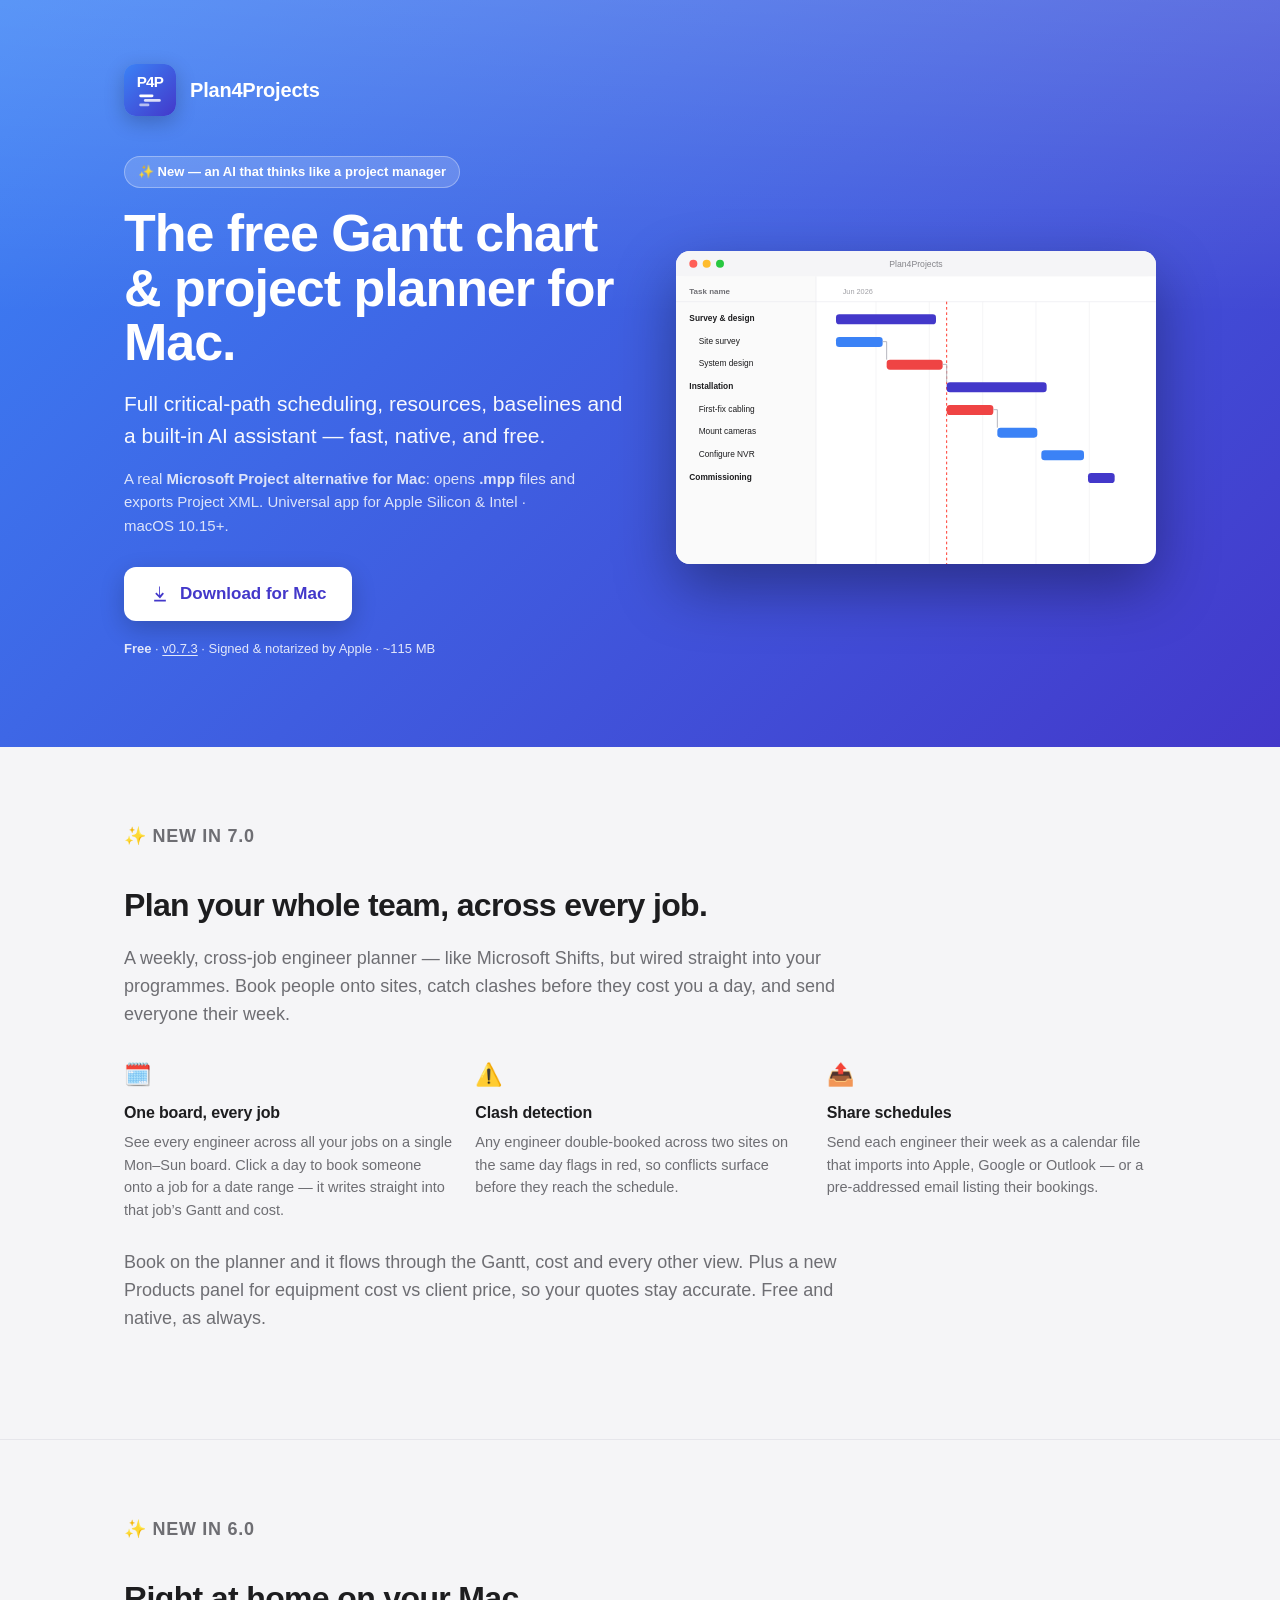
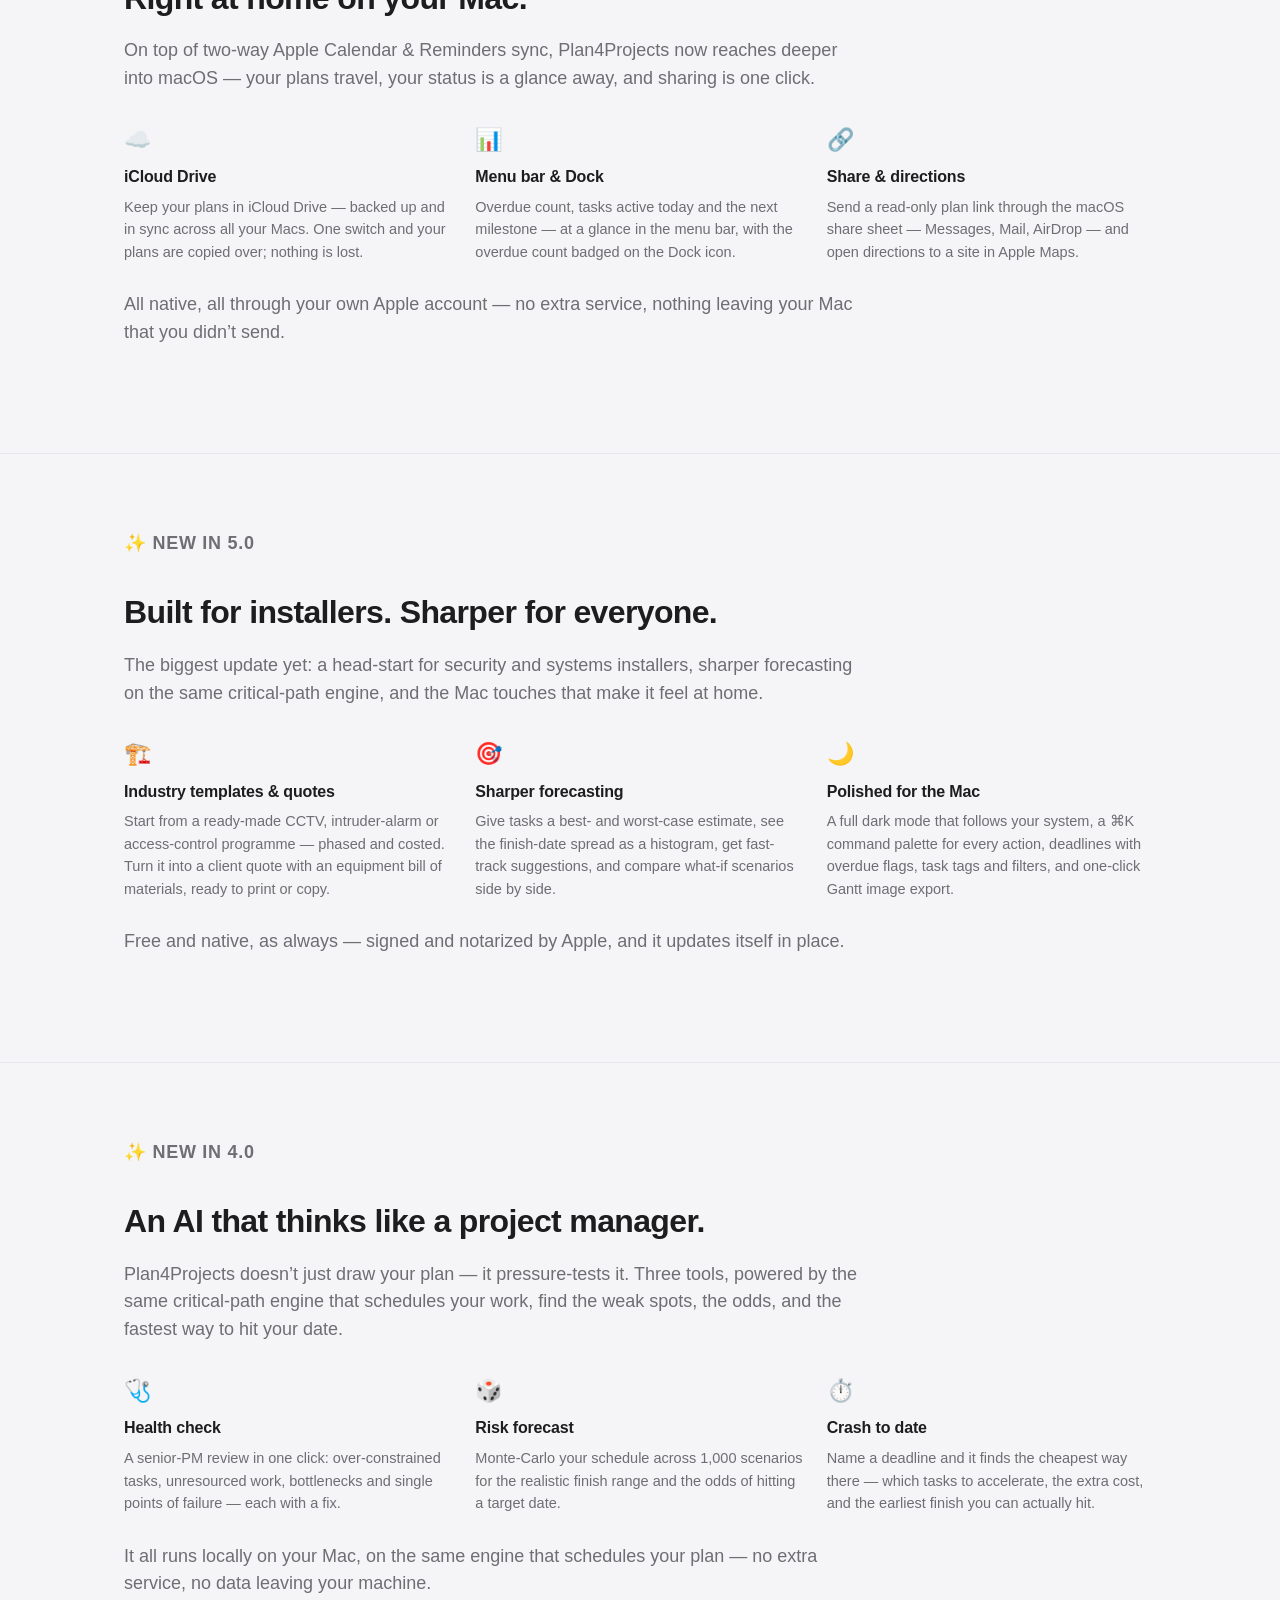
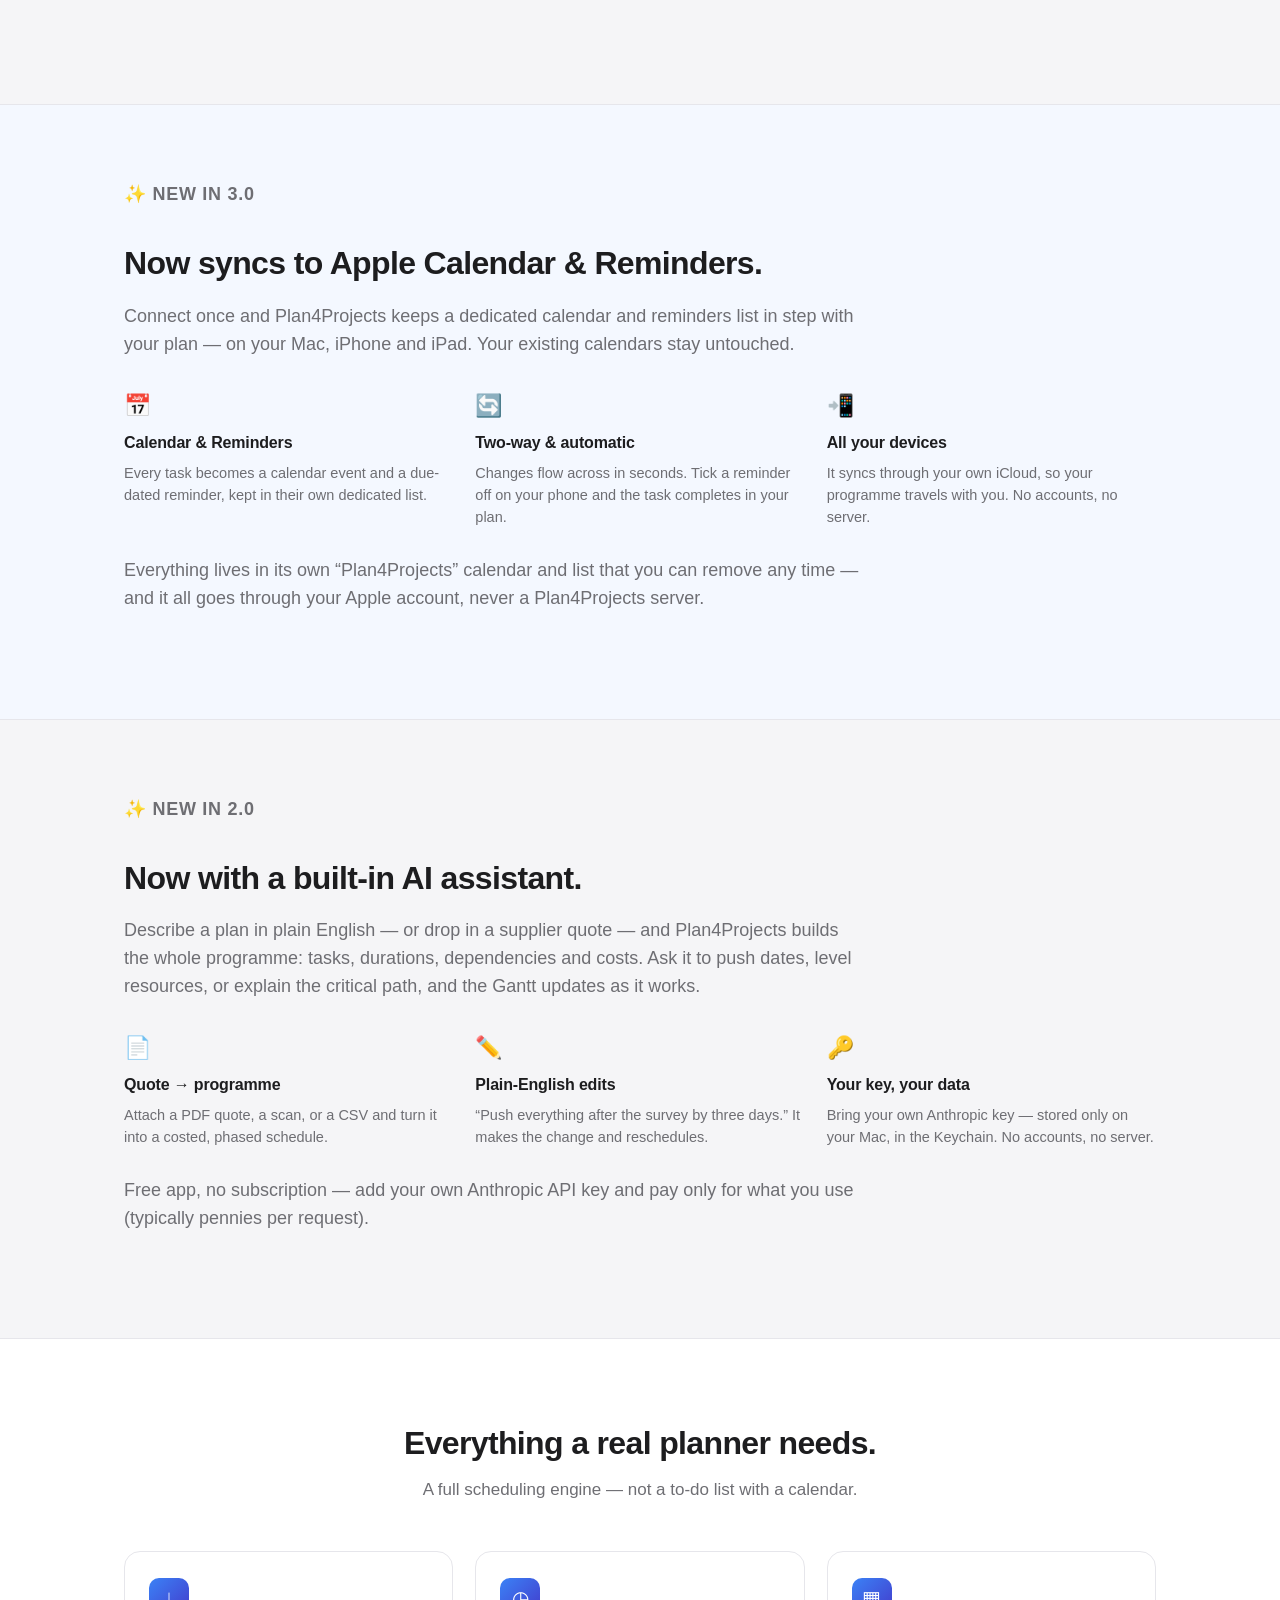
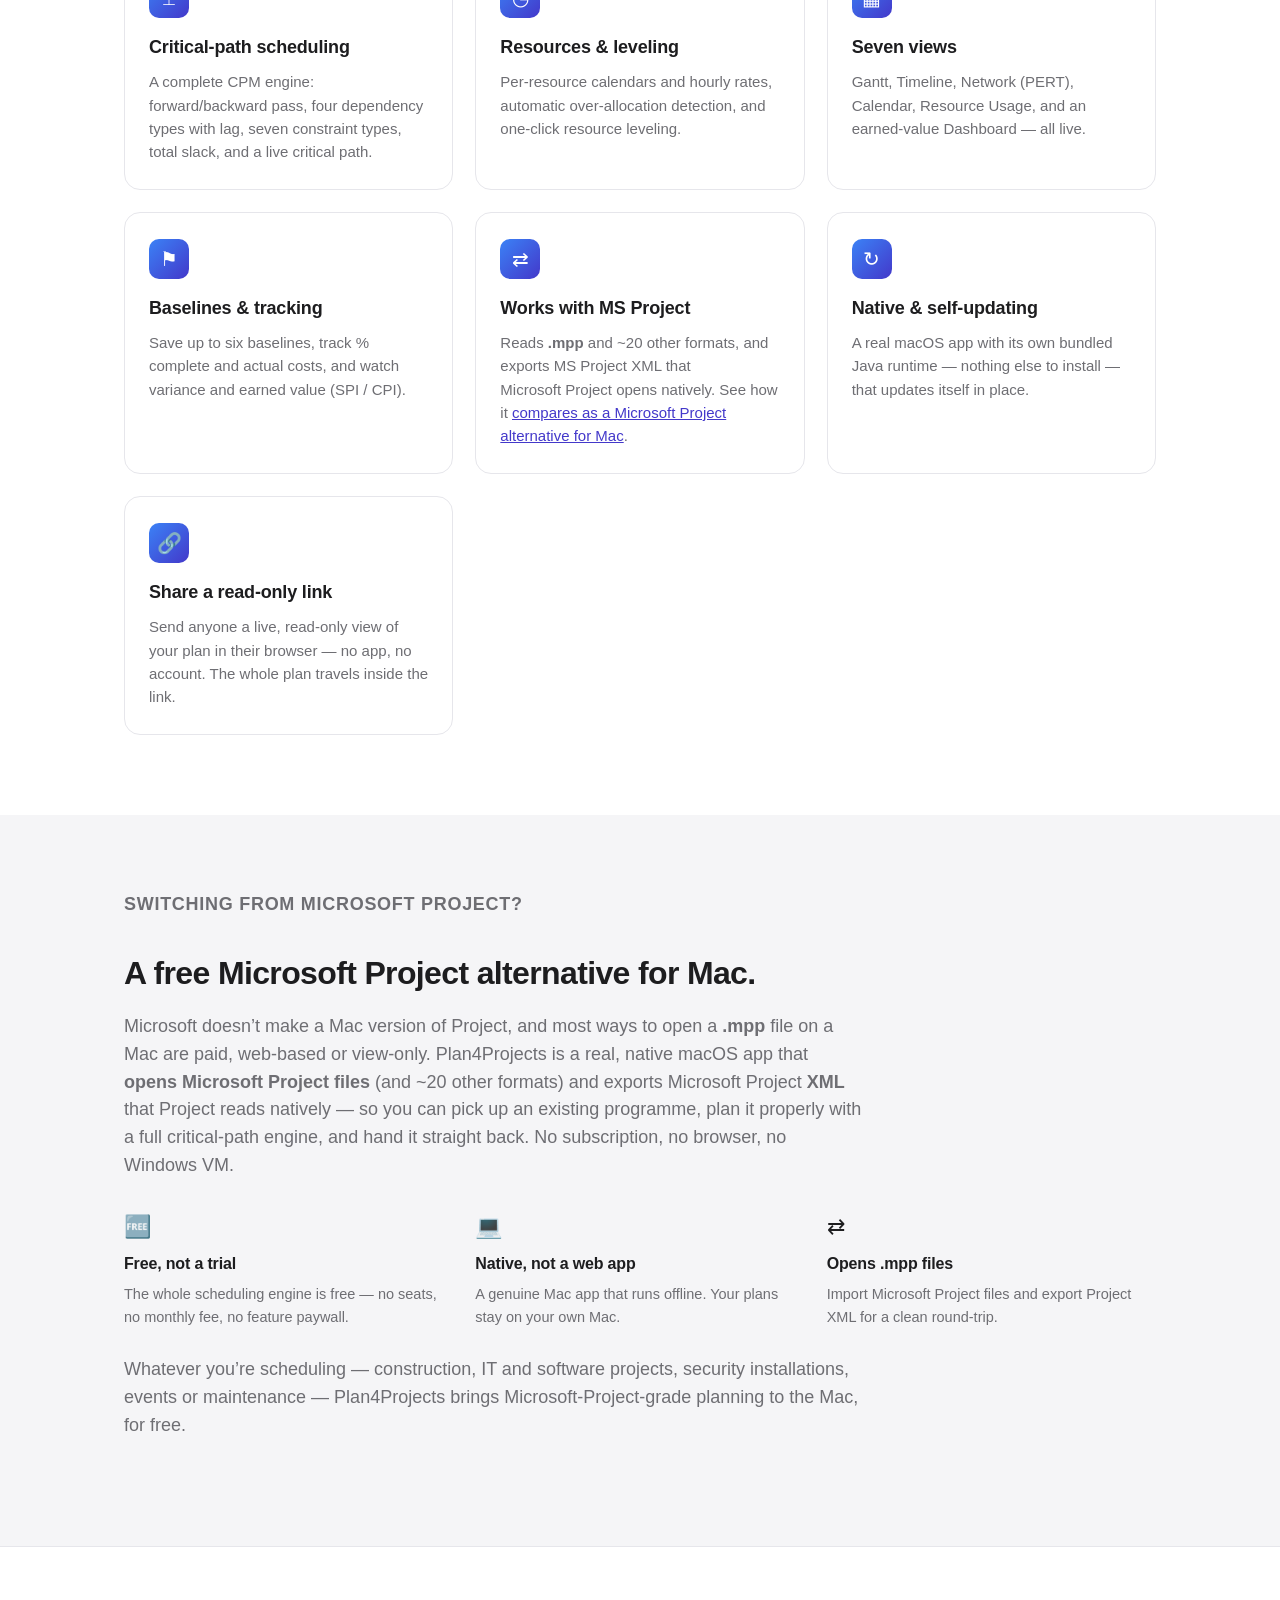
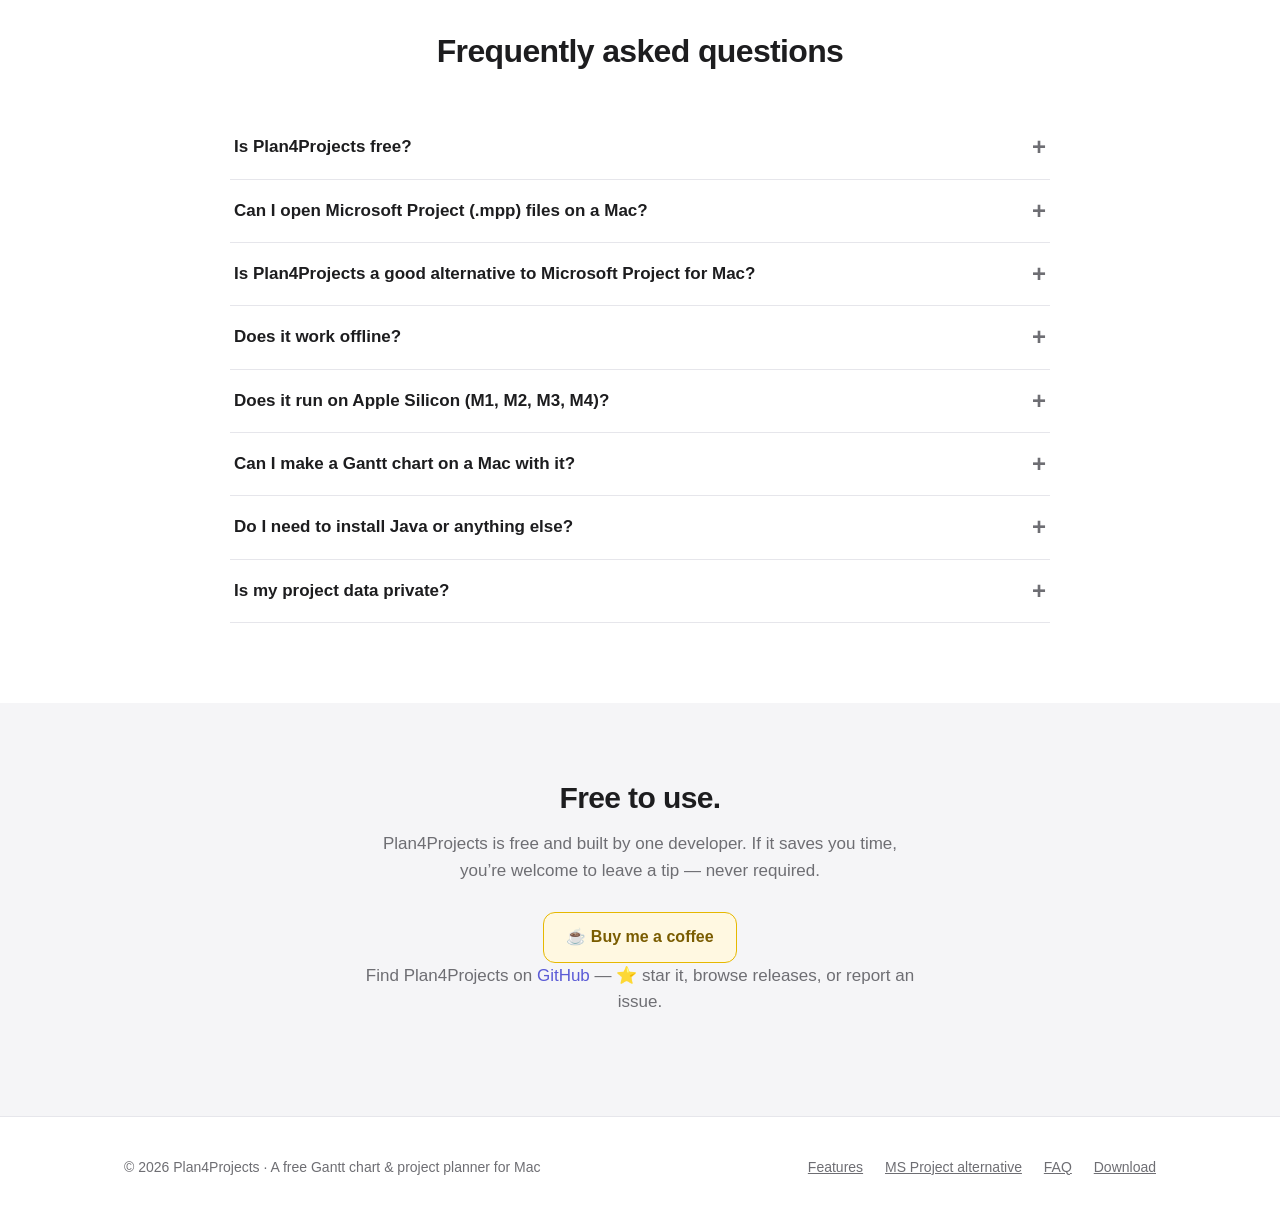
<file: index.html>
<!doctype html>
<html lang="en">
<head>
<meta charset="UTF-8" />
<meta name="viewport" content="width=device-width, initial-scale=1.0" />
<title>Free Gantt Chart &amp; Project Planner for Mac — Plan4Projects</title>
<meta name="description" content="Free, native Mac app for Gantt charts and project planning: critical-path scheduling, resources, baselines and an AI assistant. Opens Microsoft Project (.mpp) files." />
<link rel="canonical" href="https://plan4projects.com/" />
<meta name="robots" content="index, follow, max-image-preview:large" />
<meta name="theme-color" content="#4338ca" />
<meta name="application-name" content="Plan4Projects" />
<meta name="author" content="Martin Murdoch" />

<!-- Open Graph -->
<meta property="og:site_name" content="Plan4Projects" />
<meta property="og:title" content="Free Gantt Chart &amp; Project Planner for Mac — Plan4Projects" />
<meta property="og:description" content="A free, native Mac app for Gantt charts and project planning — critical-path scheduling, resources, baselines and a built-in AI assistant. Opens Microsoft Project (.mpp) files." />
<meta property="og:type" content="website" />
<meta property="og:url" content="https://plan4projects.com/" />
<meta property="og:image" content="https://plan4projects.com/og-image.png" />
<meta property="og:image:alt" content="Plan4Projects — a free Gantt chart project planner for Mac" />

<!-- Twitter -->
<meta name="twitter:card" content="summary_large_image" />
<meta name="twitter:title" content="Free Gantt Chart &amp; Project Planner for Mac — Plan4Projects" />
<meta name="twitter:description" content="A free, native Mac app for Gantt charts and project planning. Opens Microsoft Project (.mpp) files. AI assistant + Apple Calendar sync." />
<meta name="twitter:image" content="https://plan4projects.com/og-image.png" />

<link rel="icon" href="favicon.svg" type="image/svg+xml" />
<link rel="preconnect" href="https://api.github.com" />
<style>
  :root {
    --blue: #3b82f6;
    --indigo: #4338ca;
    --ink: #1d1d1f;
    --muted: #6e6e73;
    --line: #e6e6eb;
    --bg-soft: #f5f5f7;
  }
  * { box-sizing: border-box; }
  html { scroll-behavior: smooth; }
  body {
    margin: 0;
    background: #fff;
    color-scheme: light;
    font-family: -apple-system, BlinkMacSystemFont, "Segoe UI", Roboto, Helvetica, Arial, sans-serif;
    color: var(--ink);
    line-height: 1.55;
    -webkit-font-smoothing: antialiased;
  }
  a { color: var(--indigo); }
  .wrap { max-width: 1080px; margin: 0 auto; padding: 0 24px; }

  /* ---- Hero ---- */
  .hero {
    background: linear-gradient(135deg, var(--blue) 0%, var(--indigo) 100%);
    color: #fff;
    padding: 64px 0 88px;
    position: relative;
    overflow: hidden;
  }
  .hero::after { /* subtle top sheen, matching the app icon */
    content: ""; position: absolute; inset: 0;
    background: linear-gradient(180deg, rgba(255,255,255,.16) 0%, rgba(255,255,255,0) 42%);
    pointer-events: none;
  }
  .hero .wrap { position: relative; z-index: 1; }
  .brand { display: flex; align-items: center; gap: 14px; margin-bottom: 40px; }
  .brand .logo { width: 52px; height: 52px; border-radius: 12px; box-shadow: 0 6px 20px rgba(0,0,0,.22); }
  .brand b { font-size: 20px; font-weight: 700; letter-spacing: -.01em; }
  .hero-grid { display: grid; grid-template-columns: 1.05fr 1fr; gap: 48px; align-items: center; }
  h1 { font-size: 52px; line-height: 1.05; margin: 0 0 18px; letter-spacing: -.02em; font-weight: 800; }
  .lede { font-size: 21px; opacity: .96; margin: 0 0 14px; }
  .sub { font-size: 15px; opacity: .82; margin: 0 0 30px; }
  .cta { display: flex; align-items: center; gap: 18px; flex-wrap: wrap; }
  .btn-dl {
    display: inline-flex; align-items: center; gap: 10px;
    background: #fff; color: var(--indigo);
    font-size: 17px; font-weight: 700; text-decoration: none;
    padding: 14px 26px; border-radius: 12px;
    box-shadow: 0 8px 24px rgba(0,0,0,.20); transition: transform .12s ease, box-shadow .12s ease;
  }
  .btn-dl:hover { transform: translateY(-2px); box-shadow: 0 12px 30px rgba(0,0,0,.26); }
  .btn-dl svg { width: 20px; height: 20px; }
  .dl-meta { font-size: 13px; opacity: .85; }
  .dl-meta b { font-weight: 600; }
  .dl-meta a { color: inherit; text-decoration: underline; text-underline-offset: 2px; }
  .shot { width: 100%; height: auto; border-radius: 14px; box-shadow: 0 24px 60px rgba(0,0,0,.35); display: block; }
  .badge { display: inline-flex; align-items: center; gap: 7px; background: rgba(255,255,255,.16);
    border: 1px solid rgba(255,255,255,.32); color: #fff; font-size: 13px; font-weight: 600;
    padding: 5px 13px; border-radius: 999px; margin-bottom: 18px; }

  /* ---- AI band ---- */
  .ai-band { background: var(--bg-soft); padding: 76px 0; border-bottom: 1px solid var(--line); }
  .sync-band { background: #f4f8ff; }
  .ai-band .eyebrow { color: var(--indigo); font-weight: 700; font-size: 13px; letter-spacing: .04em; text-transform: uppercase; margin: 0 0 10px; }
  .ai-band h2 { font-size: 32px; letter-spacing: -.02em; margin: 0 0 14px; max-width: 740px; }
  .ai-band > .wrap > p { color: var(--muted); font-size: 18px; max-width: 740px; margin: 0 0 30px; }
  .ai-points { display: grid; grid-template-columns: repeat(3, 1fr); gap: 22px; }
  .ai-point .ic { font-size: 22px; margin-bottom: 8px; }
  .ai-point h3 { margin: 0 0 6px; font-size: 16px; letter-spacing: -.01em; }
  .ai-point p { margin: 0; color: var(--muted); font-size: 14.5px; }
  .ai-key { margin-top: 28px !important; font-size: 14px; color: var(--muted); max-width: 740px; }

  /* ---- Features ---- */
  .features { padding: 80px 0; }
  .features h2 { text-align: center; font-size: 32px; letter-spacing: -.02em; margin: 0 0 8px; }
  .features .tag { text-align: center; color: var(--muted); margin: 0 0 48px; font-size: 17px; }
  .grid { display: grid; grid-template-columns: repeat(3, 1fr); gap: 22px; }
  .card { border: 1px solid var(--line); border-radius: 16px; padding: 26px 24px; background: #fff; }
  .card .ic { width: 40px; height: 40px; border-radius: 10px; display: grid; place-items: center; margin-bottom: 16px;
    background: linear-gradient(135deg, var(--blue), var(--indigo)); color: #fff; font-size: 20px; }
  .card h3 { margin: 0 0 8px; font-size: 18px; letter-spacing: -.01em; }
  .card p { margin: 0; color: var(--muted); font-size: 15px; }

  /* ---- Support ---- */
  .support { background: var(--bg-soft); padding: 72px 0; text-align: center; }
  .support h2 { font-size: 30px; letter-spacing: -.02em; margin: 0 0 10px; }
  .support p { color: var(--muted); font-size: 17px; max-width: 560px; margin: 0 auto 28px; }
  .btn-coffee {
    display: inline-flex; align-items: center; gap: 10px;
    background: #fff8e1; color: #7a5c00; border: 1px solid #e6b800;
    font-size: 16px; font-weight: 600; text-decoration: none;
    padding: 12px 22px; border-radius: 12px; transition: background .12s ease;
  }
  .btn-coffee:hover { background: #ffefc2; }
  .find-us { margin: 22px 0 0; font-size: 14px; color: #6e6e73; }
  .find-us a { color: #5b5bd6; text-decoration: none; }
  .find-us a:hover { text-decoration: underline; }

  /* ---- Footer ---- */
  footer { padding: 40px 0; border-top: 1px solid var(--line); color: var(--muted); font-size: 14px; }
  footer .wrap { display: flex; justify-content: space-between; gap: 16px; flex-wrap: wrap; }
  footer a { color: var(--muted); }
  footer nav a { margin-left: 18px; }

  /* ---- FAQ ---- */
  .faq { padding: 80px 0; }
  .faq h2 { text-align: center; font-size: 32px; letter-spacing: -.02em; margin: 0 0 40px; }
  .faq-list { max-width: 820px; margin: 0 auto; }
  .faq details { border-bottom: 1px solid var(--line); padding: 18px 4px; }
  .faq summary { font-weight: 600; font-size: 17px; cursor: pointer; list-style: none; display: flex; justify-content: space-between; align-items: center; gap: 16px; }
  .faq summary::-webkit-details-marker { display: none; }
  .faq summary::after { content: "+"; color: var(--muted); font-size: 24px; line-height: 1; flex: 0 0 auto; }
  .faq details[open] summary::after { content: "\2013"; }
  .faq details p { margin: 12px 0 0; color: var(--muted); font-size: 15.5px; max-width: 760px; }

  @media (max-width: 820px) {
    .hero-grid { grid-template-columns: 1fr; gap: 36px; }
    h1 { font-size: 40px; }
    .grid { grid-template-columns: 1fr; }
    .order-2 { order: 2; }
    .ai-points { grid-template-columns: 1fr; }
  }
</style>

<script type="application/ld+json">
{
  "@context": "https://schema.org",
  "@type": "SoftwareApplication",
  "name": "Plan4Projects",
  "applicationCategory": "BusinessApplication",
  "applicationSubCategory": "Project Management",
  "operatingSystem": "macOS 10.15 or later",
  "description": "Free, native Mac app for Gantt charts and project planning: critical-path scheduling, resource management, baselines and a built-in AI assistant. Opens Microsoft Project (.mpp) files and exports Project XML.",
  "url": "https://plan4projects.com/",
  "downloadUrl": "https://github.com/martmurds/plan4projects-releases/releases/latest",
  "softwareVersion": "0.7.3",
  "datePublished": "2026-07-16",
  "image": "https://plan4projects.com/og-image.png",
  "offers": { "@type": "Offer", "price": "0", "priceCurrency": "USD" },
  "featureList": [
    "Gantt charts with critical path",
    "Critical-path (CPM) scheduling",
    "Resource management and leveling",
    "Multiple baselines and earned-value tracking",
    "Opens Microsoft Project (.mpp) files",
    "Exports Microsoft Project XML",
    "Built-in AI assistant (bring your own key)",
    "Apple Calendar and Reminders sync",
    "AI plan health check",
    "Monte-Carlo risk forecast",
    "Crash-to-date schedule compression",
    "Shareable read-only web view",
    "Cross-job engineer planner and scheduling",
    "Calendar-file (.ics) schedule sharing"
  ],
  "publisher": { "@type": "Person", "name": "Martin Murdoch" }
}
</script>

<script type="application/ld+json">
{
  "@context": "https://schema.org",
  "@type": "FAQPage",
  "mainEntity": [
    {
      "@type": "Question",
      "name": "Is Plan4Projects free?",
      "acceptedAnswer": {
        "@type": "Answer",
        "text": "Yes — Plan4Projects is completely free. The full Gantt and critical-path scheduling engine, resource management, baselines and all seven views are included, with no subscription and nothing locked behind a paywall. There is an optional tip jar if it saves you time."
      }
    },
    {
      "@type": "Question",
      "name": "Can I open Microsoft Project (.mpp) files on a Mac?",
      "acceptedAnswer": {
        "@type": "Answer",
        "text": "Yes. Plan4Projects reads .mpp files (Microsoft Project 98 through 2019 and later) plus around 20 other formats, and exports Microsoft Project XML that opens natively in Project. It is one of the few free, native Mac apps that can open .mpp files."
      }
    },
    {
      "@type": "Question",
      "name": "Is Plan4Projects a good alternative to Microsoft Project for Mac?",
      "acceptedAnswer": {
        "@type": "Answer",
        "text": "Microsoft does not make a Mac version of Project, so Plan4Projects gives Mac users a native, free way to plan: a complete critical-path (CPM) engine with four dependency types, seven constraint types, resource leveling, multiple baselines and earned-value tracking — and it opens and exports Microsoft Project files."
      }
    },
    {
      "@type": "Question",
      "name": "Does it work offline?",
      "acceptedAnswer": {
        "@type": "Answer",
        "text": "Yes. Plan4Projects runs entirely on your Mac with no account and no server, so you can plan with no internet connection. The optional AI assistant is the only feature that goes online, and only when you choose to use it."
      }
    },
    {
      "@type": "Question",
      "name": "Does it run on Apple Silicon (M1, M2, M3, M4)?",
      "acceptedAnswer": {
        "@type": "Answer",
        "text": "Yes. It is a universal app that runs natively on both Apple Silicon and Intel Macs, on macOS 10.15 (Catalina) and later, and it is signed and notarized by Apple."
      }
    },
    {
      "@type": "Question",
      "name": "Can I make a Gantt chart on a Mac with it?",
      "acceptedAnswer": {
        "@type": "Answer",
        "text": "Yes — the Gantt chart is the heart of the app. Add tasks, set durations and dependencies, and Plan4Projects draws a live Gantt chart with the critical path highlighted, baseline bars and dependency arrows. Timeline, Network (PERT), Calendar and Dashboard views are built in too."
      }
    },
    {
      "@type": "Question",
      "name": "Do I need to install Java or anything else?",
      "acceptedAnswer": {
        "@type": "Answer",
        "text": "No. Plan4Projects bundles its own runtime, so there is nothing else to install — just download it, open it, and start planning."
      }
    },
    {
      "@type": "Question",
      "name": "Is my project data private?",
      "acceptedAnswer": {
        "@type": "Answer",
        "text": "Yes. Your projects are stored locally on your Mac and are never sent to a Plan4Projects server. If you use the AI assistant you bring your own Anthropic API key, which is stored in the macOS Keychain."
      }
    }
  ]
}
</script>
</head>
<body>

  <!-- ============ HERO ============ -->
  <section class="hero">
    <div class="wrap">
      <div class="brand">
        <svg class="logo" viewBox="0 0 1024 1024" xmlns="http://www.w3.org/2000/svg" aria-hidden="true">
          <defs>
            <linearGradient id="lg" x1="0%" y1="0%" x2="100%" y2="100%">
              <stop offset="0%" stop-color="#3b82f6"/><stop offset="100%" stop-color="#4338ca"/>
            </linearGradient>
          </defs>
          <rect width="1024" height="1024" rx="229" fill="url(#lg)"/>
          <text x="512" y="452" font-family="Helvetica Neue, Arial, sans-serif" font-weight="800" font-size="300" letter-spacing="-14" fill="#fff" text-anchor="middle">P4P</text>
          <g fill="#fff">
            <rect x="300" y="600" width="280" height="54" rx="27"/>
            <rect x="392" y="690" width="332" height="54" rx="27" opacity="0.82"/>
            <rect x="300" y="780" width="200" height="54" rx="27" opacity="0.62"/>
          </g>
        </svg>
        <b>Plan4Projects</b>
      </div>

      <div class="hero-grid">
        <div>
          <span class="badge">✨ New — an AI that thinks like a project manager</span>
          <h1>The free Gantt chart &amp; project planner for Mac.</h1>
          <p class="lede">Full critical-path scheduling, resources, baselines and a built-in AI assistant — fast, native, and free.</p>
          <p class="sub">A real <strong>Microsoft&nbsp;Project alternative for Mac</strong>: opens <strong>.mpp</strong> files and exports Project&nbsp;XML. Universal app for Apple&nbsp;Silicon&nbsp;&amp;&nbsp;Intel · macOS&nbsp;10.15+.</p>
          <div class="cta">
            <a class="btn-dl" href="https://github.com/martmurds/plan4projects-releases/releases/latest/download/Plan4Projects.dmg">
              <svg viewBox="0 0 24 24" fill="currentColor" aria-hidden="true"><path d="M12 3v10.6l3.3-3.3 1.4 1.4L12 17.4 6.3 11.7l1.4-1.4L11 13.6V3h1zM5 19h14v2H5z"/></svg>
              Download for Mac
            </a>
            <span class="dl-meta"><b>Free</b> · <a id="dl-ver" href="https://github.com/martmurds/plan4projects-releases/releases/latest">v0.7.3</a> · Signed &amp; notarized by Apple · ~115&nbsp;MB</span>
          </div>
        </div>

        <!-- App illustration (on-brand mini Gantt in a Mac window) -->
        <div class="order-2">
          <svg class="shot" viewBox="0 0 720 470" xmlns="http://www.w3.org/2000/svg" role="img" aria-label="Plan4Projects Gantt chart">
            <rect x="0" y="0" width="720" height="470" rx="14" fill="#ffffff"/>
            <!-- title bar -->
            <rect x="0" y="0" width="720" height="38" rx="14" fill="#f5f5f7"/>
            <rect x="0" y="24" width="720" height="14" fill="#f5f5f7"/>
            <circle cx="26" cy="19" r="6" fill="#ff5f57"/><circle cx="46" cy="19" r="6" fill="#febc2e"/><circle cx="66" cy="19" r="6" fill="#28c840"/>
            <text x="360" y="24" font-family="-apple-system, Arial" font-size="13" fill="#86868b" text-anchor="middle">Plan4Projects</text>
            <!-- left task column -->
            <rect x="0" y="38" width="210" height="432" fill="#fafafa"/>
            <line x1="210" y1="38" x2="210" y2="470" stroke="#ececf0" stroke-width="1"/>
            <!-- column header -->
            <text x="20" y="64" font-family="-apple-system, Arial" font-size="12" font-weight="700" fill="#6e6e73">Task name</text>
            <line x1="0" y1="76" x2="720" y2="76" stroke="#ececf0" stroke-width="1"/>
            <!-- timeline header ticks -->
            <text x="250" y="64" font-family="Arial" font-size="11" fill="#a1a1a6">Jun 2026</text>
            <g stroke="#f0f0f3" stroke-width="1">
              <line x1="300" y1="76" x2="300" y2="470"/><line x1="380" y1="76" x2="380" y2="470"/>
              <line x1="460" y1="76" x2="460" y2="470"/><line x1="540" y1="76" x2="540" y2="470"/><line x1="620" y1="76" x2="620" y2="470"/>
            </g>
            <!-- today line -->
            <line x1="406" y1="76" x2="406" y2="470" stroke="#ff3b30" stroke-width="1.5" stroke-dasharray="4 4"/>
            <!-- rows: name placeholders + bars -->
            <g font-family="-apple-system, Arial" font-size="12.5" fill="#1d1d1f">
              <text x="20" y="105" font-weight="700">Survey &amp; design</text>
              <text x="34" y="139">Site survey</text>
              <text x="34" y="173">System design</text>
              <text x="20" y="207" font-weight="700">Installation</text>
              <text x="34" y="241">First-fix cabling</text>
              <text x="34" y="275">Mount cameras</text>
              <text x="34" y="309">Configure NVR</text>
              <text x="20" y="343" font-weight="700">Commissioning</text>
            </g>
            <!-- bars -->
            <g>
              <rect x="240" y="95"  width="150" height="15" rx="5" fill="#4338ca"/>
              <rect x="240" y="129" width="70"  height="15" rx="5" fill="#3b82f6"/>
              <rect x="316" y="163" width="84"  height="15" rx="5" fill="#ef4444"/>
              <rect x="406" y="197" width="150" height="15" rx="5" fill="#4338ca"/>
              <rect x="406" y="231" width="70"  height="15" rx="5" fill="#ef4444"/>
              <rect x="482" y="265" width="60"  height="15" rx="5" fill="#3b82f6"/>
              <rect x="548" y="299" width="64"  height="15" rx="5" fill="#3b82f6"/>
              <rect x="618" y="333" width="40"  height="15" rx="5" fill="#4338ca"/>
            </g>
            <!-- a couple of FS dependency arrows -->
            <g stroke="#b0b0b8" stroke-width="1.4" fill="none">
              <path d="M310 136 H316 V163" />
              <path d="M400 170 H406 V197" />
              <path d="M476 238 H482 V265" />
            </g>
          </svg>
        </div>
      </div>
    </div>
  </section>

  <!-- ============ ENGINEER PLANNER (7.0) ============ -->
  <section class="ai-band" id="planner">
    <div class="wrap">
      <p class="eyebrow">✨ New in 7.0</p>
      <h2>Plan your whole team, across every job.</h2>
      <p>A weekly, cross-job engineer planner — like Microsoft Shifts, but wired straight into your programmes. Book people onto sites, catch clashes before they cost you a day, and send everyone their week.</p>
      <div class="ai-points">
        <div class="ai-point">
          <div class="ic">🗓️</div>
          <h3>One board, every job</h3>
          <p>See every engineer across all your jobs on a single Mon–Sun board. Click a day to book someone onto a job for a date range — it writes straight into that job’s Gantt and cost.</p>
        </div>
        <div class="ai-point">
          <div class="ic">⚠️</div>
          <h3>Clash detection</h3>
          <p>Any engineer double-booked across two sites on the same day flags in red, so conflicts surface before they reach the schedule.</p>
        </div>
        <div class="ai-point">
          <div class="ic">📤</div>
          <h3>Share schedules</h3>
          <p>Send each engineer their week as a calendar file that imports into Apple, Google or Outlook — or a pre-addressed email listing their bookings.</p>
        </div>
      </div>
      <p class="ai-key">Book on the planner and it flows through the Gantt, cost and every other view. Plus a new Products panel for equipment cost vs client price, so your quotes stay accurate. Free and native, as always.</p>
    </div>
  </section>

  <!-- ============ APPLE INTEGRATIONS (6.0) ============ -->
  <section class="ai-band" id="apple">
    <div class="wrap">
      <p class="eyebrow">✨ New in 6.0</p>
      <h2>Right at home on your Mac.</h2>
      <p>On top of two-way Apple Calendar &amp; Reminders sync, Plan4Projects now reaches deeper into macOS — your plans travel, your status is a glance away, and sharing is one click.</p>
      <div class="ai-points">
        <div class="ai-point">
          <div class="ic">☁️</div>
          <h3>iCloud Drive</h3>
          <p>Keep your plans in iCloud Drive — backed up and in sync across all your Macs. One switch and your plans are copied over; nothing is lost.</p>
        </div>
        <div class="ai-point">
          <div class="ic">📊</div>
          <h3>Menu bar &amp; Dock</h3>
          <p>Overdue count, tasks active today and the next milestone — at a glance in the menu bar, with the overdue count badged on the Dock icon.</p>
        </div>
        <div class="ai-point">
          <div class="ic">🔗</div>
          <h3>Share &amp; directions</h3>
          <p>Send a read-only plan link through the macOS share sheet — Messages, Mail, AirDrop — and open directions to a site in Apple Maps.</p>
        </div>
      </div>
      <p class="ai-key">All native, all through your own Apple account — no extra service, nothing leaving your Mac that you didn’t send.</p>
    </div>
  </section>

  <!-- ============ INSTALLER TOOLKIT + SHARPER PLANNING (5.0) ============ -->
  <section class="ai-band" id="toolkit">
    <div class="wrap">
      <p class="eyebrow">✨ New in 5.0</p>
      <h2>Built for installers. Sharper for everyone.</h2>
      <p>The biggest update yet: a head-start for security and systems installers, sharper forecasting on the same critical-path engine, and the Mac touches that make it feel at home.</p>
      <div class="ai-points">
        <div class="ai-point">
          <div class="ic">🏗️</div>
          <h3>Industry templates &amp; quotes</h3>
          <p>Start from a ready-made CCTV, intruder-alarm or access-control programme — phased and costed. Turn it into a client quote with an equipment bill of materials, ready to print or copy.</p>
        </div>
        <div class="ai-point">
          <div class="ic">🎯</div>
          <h3>Sharper forecasting</h3>
          <p>Give tasks a best- and worst-case estimate, see the finish-date spread as a histogram, get fast-track suggestions, and compare what-if scenarios side by side.</p>
        </div>
        <div class="ai-point">
          <div class="ic">🌙</div>
          <h3>Polished for the Mac</h3>
          <p>A full dark mode that follows your system, a ⌘K command palette for every action, deadlines with overdue flags, task tags and filters, and one-click Gantt image export.</p>
        </div>
      </div>
      <p class="ai-key">Free and native, as always — signed and notarized by Apple, and it updates itself in place.</p>
    </div>
  </section>

  <!-- ============ AI PROJECT BRAIN (4.0) ============ -->
  <section class="ai-band" id="brain">
    <div class="wrap">
      <p class="eyebrow">✨ New in 4.0</p>
      <h2>An AI that thinks like a project manager.</h2>
      <p>Plan4Projects doesn’t just draw your plan — it pressure-tests it. Three tools, powered by the same critical-path engine that schedules your work, find the weak spots, the odds, and the fastest way to hit your date.</p>
      <div class="ai-points">
        <div class="ai-point">
          <div class="ic">🩺</div>
          <h3>Health check</h3>
          <p>A senior-PM review in one click: over-constrained tasks, unresourced work, bottlenecks and single points of failure — each with a fix.</p>
        </div>
        <div class="ai-point">
          <div class="ic">🎲</div>
          <h3>Risk forecast</h3>
          <p>Monte-Carlo your schedule across 1,000 scenarios for the realistic finish range and the odds of hitting a target date.</p>
        </div>
        <div class="ai-point">
          <div class="ic">⏱️</div>
          <h3>Crash to date</h3>
          <p>Name a deadline and it finds the cheapest way there — which tasks to accelerate, the extra cost, and the earliest finish you can actually hit.</p>
        </div>
      </div>
      <p class="ai-key">It all runs locally on your Mac, on the same engine that schedules your plan — no extra service, no data leaving your machine.</p>
    </div>
  </section>

  <!-- ============ APPLE SYNC (3.0) ============ -->
  <section class="ai-band sync-band" id="sync">
    <div class="wrap">
      <p class="eyebrow">✨ New in 3.0</p>
      <h2>Now syncs to Apple Calendar &amp; Reminders.</h2>
      <p>Connect once and Plan4Projects keeps a dedicated calendar and reminders list in step with your plan — on your Mac, iPhone and iPad. Your existing calendars stay untouched.</p>
      <div class="ai-points">
        <div class="ai-point">
          <div class="ic">📅</div>
          <h3>Calendar &amp; Reminders</h3>
          <p>Every task becomes a calendar event and a due-dated reminder, kept in their own dedicated list.</p>
        </div>
        <div class="ai-point">
          <div class="ic">🔄</div>
          <h3>Two-way &amp; automatic</h3>
          <p>Changes flow across in seconds. Tick a reminder off on your phone and the task completes in your plan.</p>
        </div>
        <div class="ai-point">
          <div class="ic">📲</div>
          <h3>All your devices</h3>
          <p>It syncs through your own iCloud, so your programme travels with you. No accounts, no server.</p>
        </div>
      </div>
      <p class="ai-key">Everything lives in its own “Plan4Projects” calendar and list that you can remove any time — and it all goes through your Apple account, never a Plan4Projects server.</p>
    </div>
  </section>

  <!-- ============ AI ASSISTANT (2.0) ============ -->
  <section class="ai-band" id="ai">
    <div class="wrap">
      <p class="eyebrow">✨ New in 2.0</p>
      <h2>Now with a built-in AI assistant.</h2>
      <p>Describe a plan in plain English — or drop in a supplier quote — and Plan4Projects builds the whole programme: tasks, durations, dependencies and costs. Ask it to push dates, level resources, or explain the critical path, and the Gantt updates as it works.</p>
      <div class="ai-points">
        <div class="ai-point">
          <div class="ic">📄</div>
          <h3>Quote → programme</h3>
          <p>Attach a PDF quote, a scan, or a CSV and turn it into a costed, phased schedule.</p>
        </div>
        <div class="ai-point">
          <div class="ic">✏️</div>
          <h3>Plain-English edits</h3>
          <p>“Push everything after the survey by three days.” It makes the change and reschedules.</p>
        </div>
        <div class="ai-point">
          <div class="ic">🔑</div>
          <h3>Your key, your data</h3>
          <p>Bring your own Anthropic key — stored only on your Mac, in the Keychain. No accounts, no server.</p>
        </div>
      </div>
      <p class="ai-key">Free app, no subscription — add your own Anthropic API key and pay only for what you use (typically pennies per request).</p>
    </div>
  </section>

  <!-- ============ FEATURES ============ -->
  <section class="features" id="features">
    <div class="wrap">
      <h2>Everything a real planner needs.</h2>
      <p class="tag">A full scheduling engine — not a to-do list with a calendar.</p>
      <div class="grid">
        <div class="card">
          <div class="ic">⟂</div>
          <h3>Critical-path scheduling</h3>
          <p>A complete CPM engine: forward/backward pass, four dependency types with lag, seven constraint types, total slack, and a live critical path.</p>
        </div>
        <div class="card">
          <div class="ic">◷</div>
          <h3>Resources &amp; leveling</h3>
          <p>Per-resource calendars and hourly rates, automatic over-allocation detection, and one-click resource leveling.</p>
        </div>
        <div class="card">
          <div class="ic">▦</div>
          <h3>Seven views</h3>
          <p>Gantt, Timeline, Network (PERT), Calendar, Resource Usage, and an earned-value Dashboard — all live.</p>
        </div>
        <div class="card">
          <div class="ic">⚑</div>
          <h3>Baselines &amp; tracking</h3>
          <p>Save up to six baselines, track % complete and actual costs, and watch variance and earned value (SPI / CPI).</p>
        </div>
        <div class="card">
          <div class="ic">⇄</div>
          <h3>Works with MS&nbsp;Project</h3>
          <p>Reads <b>.mpp</b> and ~20 other formats, and exports MS&nbsp;Project XML that Microsoft&nbsp;Project opens natively. See how it <a href="/microsoft-project-alternative-for-mac/">compares as a Microsoft&nbsp;Project alternative for Mac</a>.</p>
        </div>
        <div class="card">
          <div class="ic">↻</div>
          <h3>Native &amp; self-updating</h3>
          <p>A real macOS app with its own bundled Java runtime — nothing else to install — that updates itself in place.</p>
        </div>
        <div class="card">
          <div class="ic">🔗</div>
          <h3>Share a read-only link</h3>
          <p>Send anyone a live, read-only view of your plan in their browser — no app, no account. The whole plan travels inside the link.</p>
        </div>
      </div>
    </div>
  </section>

  <!-- ============ MICROSOFT PROJECT ALTERNATIVE ============ -->
  <section class="ai-band" id="ms-project">
    <div class="wrap">
      <p class="eyebrow">Switching from Microsoft Project?</p>
      <h2>A free Microsoft Project alternative for Mac.</h2>
      <p>Microsoft doesn’t make a Mac version of Project, and most ways to open a <strong>.mpp</strong> file on a Mac are paid, web-based or view-only. Plan4Projects is a real, native macOS app that <strong>opens Microsoft Project files</strong> (and ~20 other formats) and exports Microsoft Project <strong>XML</strong> that Project reads natively — so you can pick up an existing programme, plan it properly with a full critical-path engine, and hand it straight back. No subscription, no browser, no Windows VM.</p>
      <div class="ai-points">
        <div class="ai-point">
          <div class="ic">🆓</div>
          <h3>Free, not a trial</h3>
          <p>The whole scheduling engine is free — no seats, no monthly fee, no feature paywall.</p>
        </div>
        <div class="ai-point">
          <div class="ic">💻</div>
          <h3>Native, not a web app</h3>
          <p>A genuine Mac app that runs offline. Your plans stay on your own Mac.</p>
        </div>
        <div class="ai-point">
          <div class="ic">⇄</div>
          <h3>Opens .mpp files</h3>
          <p>Import Microsoft Project files and export Project XML for a clean round-trip.</p>
        </div>
      </div>
      <p class="ai-key">Whatever you’re scheduling — construction, IT and software projects, security installations, events or maintenance — Plan4Projects brings Microsoft-Project-grade planning to the Mac, for free.</p>
    </div>
  </section>

  <!-- ============ FAQ ============ -->
  <section class="faq" id="faq">
    <div class="wrap">
      <h2>Frequently asked questions</h2>
      <div class="faq-list">
        <details>
          <summary>Is Plan4Projects free?</summary>
          <p>Yes — Plan4Projects is completely free. The full Gantt and critical-path scheduling engine, resource management, baselines and all seven views are included, with no subscription and nothing locked behind a paywall. There is an optional tip jar if it saves you time.</p>
        </details>
        <details>
          <summary>Can I open Microsoft Project (.mpp) files on a Mac?</summary>
          <p>Yes. Plan4Projects reads .mpp files (Microsoft Project 98 through 2019 and later) plus around 20 other formats, and exports Microsoft Project XML that opens natively in Project. It is one of the few free, native Mac apps that can open .mpp files.</p>
        </details>
        <details>
          <summary>Is Plan4Projects a good alternative to Microsoft Project for Mac?</summary>
          <p>Microsoft does not make a Mac version of Project, so Plan4Projects gives Mac users a native, free way to plan: a complete critical-path (CPM) engine with four dependency types, seven constraint types, resource leveling, multiple baselines and earned-value tracking — and it opens and exports Microsoft Project files.</p>
        </details>
        <details>
          <summary>Does it work offline?</summary>
          <p>Yes. Plan4Projects runs entirely on your Mac with no account and no server, so you can plan with no internet connection. The optional AI assistant is the only feature that goes online, and only when you choose to use it.</p>
        </details>
        <details>
          <summary>Does it run on Apple Silicon (M1, M2, M3, M4)?</summary>
          <p>Yes. It is a universal app that runs natively on both Apple Silicon and Intel Macs, on macOS 10.15 (Catalina) and later, and it is signed and notarized by Apple.</p>
        </details>
        <details>
          <summary>Can I make a Gantt chart on a Mac with it?</summary>
          <p>Yes — the Gantt chart is the heart of the app. Add tasks, set durations and dependencies, and Plan4Projects draws a live Gantt chart with the critical path highlighted, baseline bars and dependency arrows. Timeline, Network (PERT), Calendar and Dashboard views are built in too.</p>
        </details>
        <details>
          <summary>Do I need to install Java or anything else?</summary>
          <p>No. Plan4Projects bundles its own runtime, so there is nothing else to install — just download it, open it, and start planning.</p>
        </details>
        <details>
          <summary>Is my project data private?</summary>
          <p>Yes. Your projects are stored locally on your Mac and are never sent to a Plan4Projects server. If you use the AI assistant you bring your own Anthropic API key, which is stored in the macOS Keychain.</p>
        </details>
      </div>
    </div>
  </section>

  <!-- ============ SUPPORT ============ -->
  <section class="support">
    <div class="wrap">
      <h2>Free to use.</h2>
      <p>Plan4Projects is free and built by one developer. If it saves you time, you’re welcome to leave a tip — never required.</p>
      <a class="btn-coffee" href="https://paypal.me/plan4projects">☕ Buy me a coffee</a>
      <p class="find-us">Find Plan4Projects on <a href="https://github.com/martmurds/plan4projects-releases" target="_blank" rel="noopener">GitHub</a> — ⭐ star it, browse releases, or report an issue.<!-- TODO: add review/listing links (MacUpdate, AlternativeTo, Product Hunt) here as each goes live --></p>
    </div>
  </section>

  <!-- ============ FOOTER ============ -->
  <footer>
    <div class="wrap">
      <span>© 2026 Plan4Projects · A free Gantt chart &amp; project planner for Mac</span>
      <nav>
        <a href="#features">Features</a>
        <a href="#ms-project">MS&nbsp;Project alternative</a>
        <a href="#faq">FAQ</a>
        <a href="https://github.com/martmurds/plan4projects-releases/releases/latest">Download</a>
      </nav>
    </div>
  </footer>

  <script>
    // Keep the shown version in step with the latest published release, so it never
    // drifts from what the Download button actually serves. Falls back silently to the
    // static value baked into the markup if the GitHub API is unreachable.
    fetch('https://api.github.com/repos/martmurds/plan4projects-releases/releases/latest', {
      headers: { Accept: 'application/vnd.github+json' },
    })
      .then((r) => (r.ok ? r.json() : null))
      .then((d) => {
        if (d && d.tag_name) {
          document.getElementById('dl-ver').textContent = 'v' + String(d.tag_name).replace(/^v/, '');
        }
      })
      .catch(() => {});
  </script>

</body>
</html>
</file>
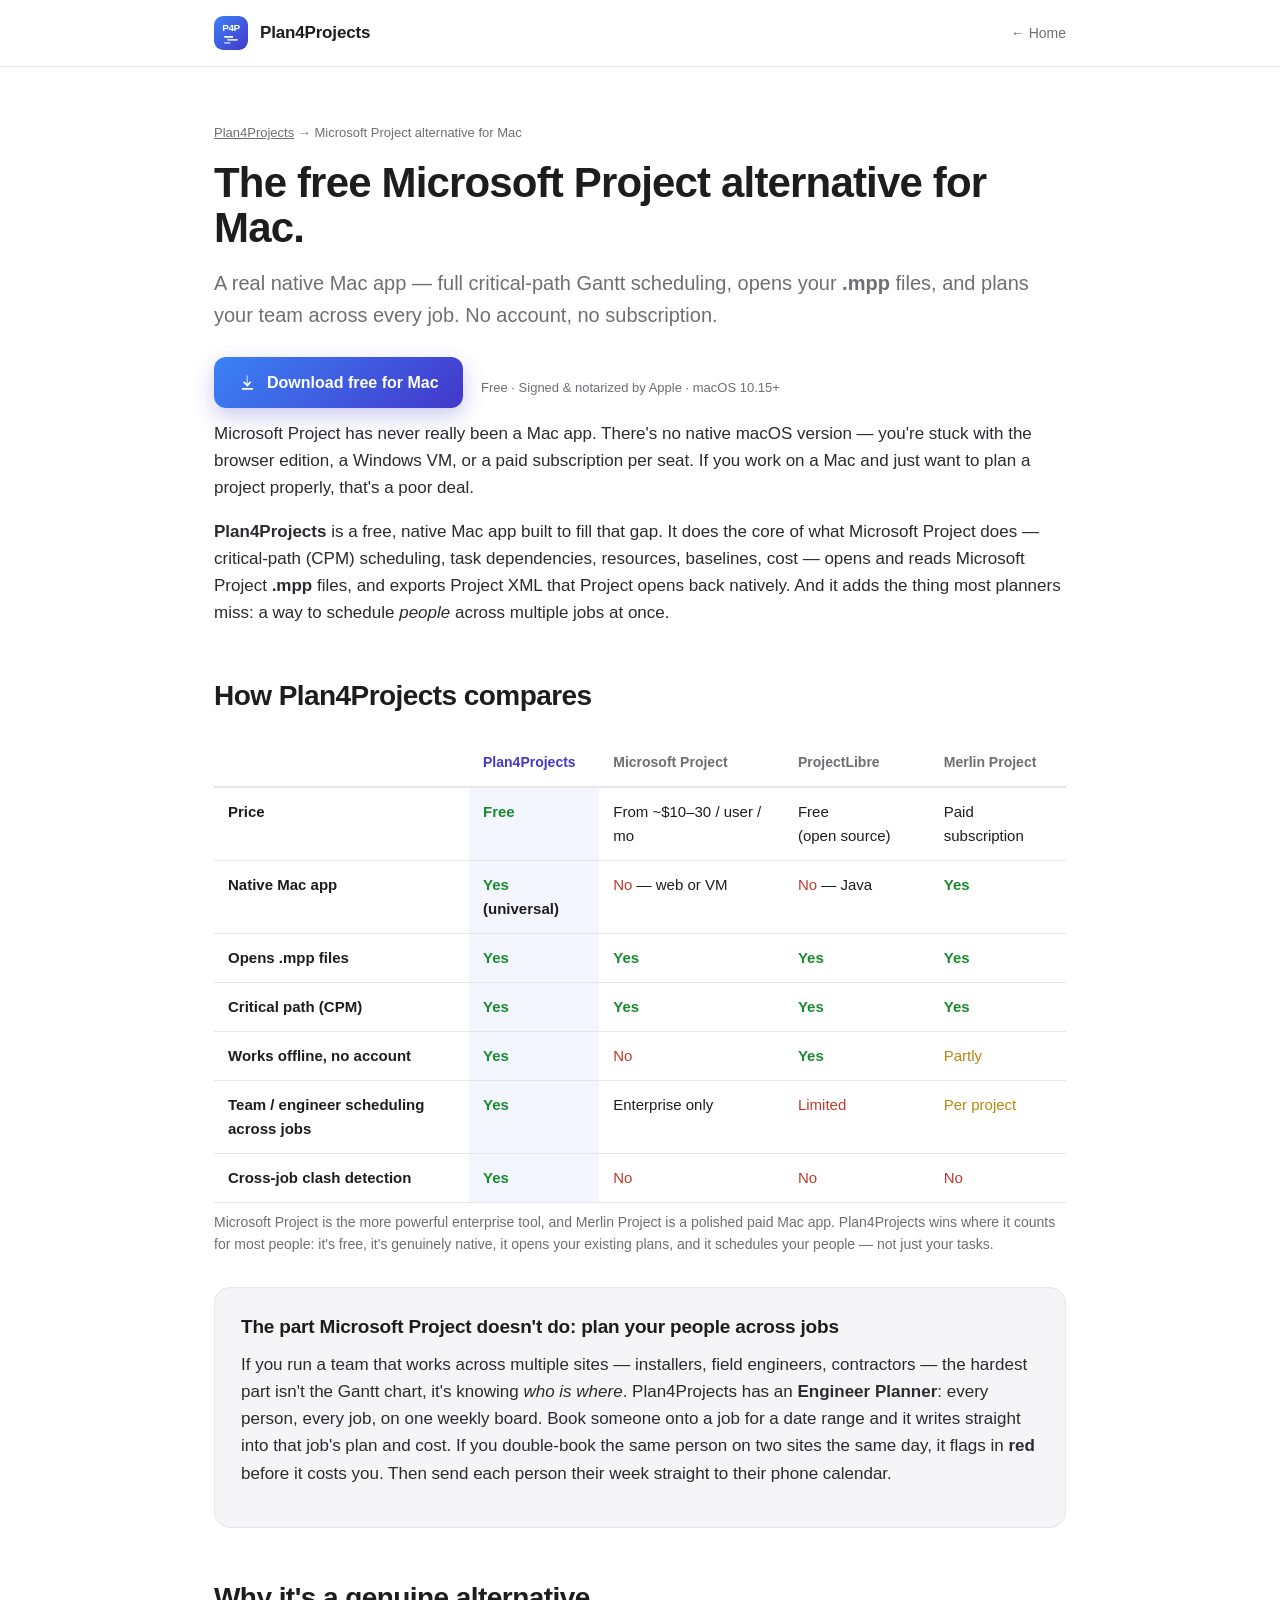
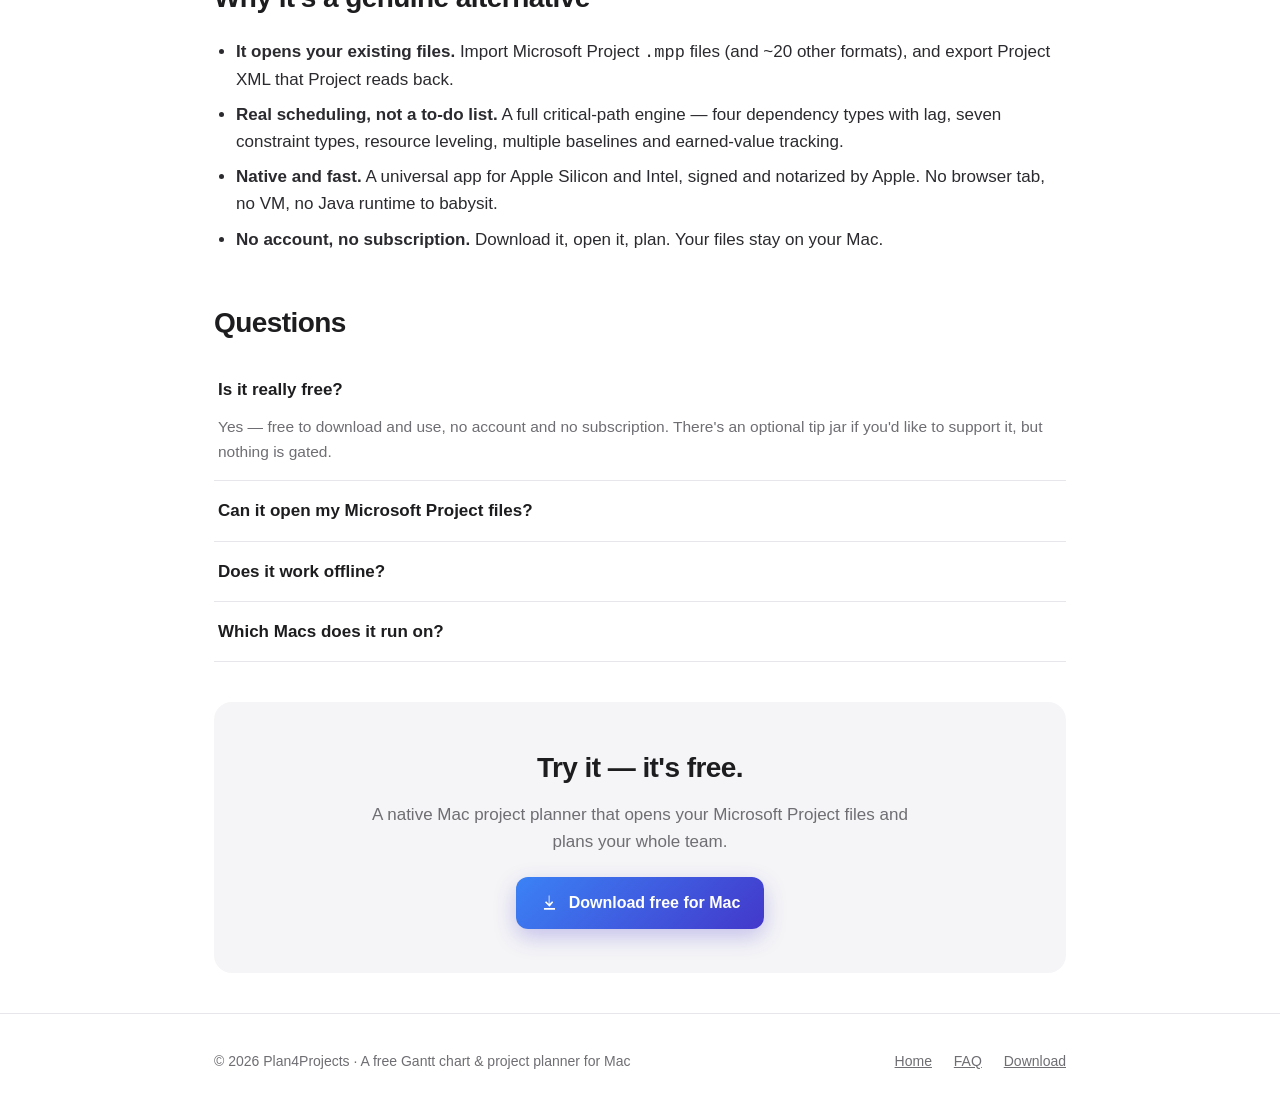
<file: microsoft-project-alternative-for-mac/index.html>
<!doctype html>
<html lang="en">
<head>
<meta charset="utf-8" />
<meta name="viewport" content="width=device-width, initial-scale=1" />
<title>Free Microsoft Project Alternative for Mac — Plan4Projects</title>
<meta name="description" content="Plan4Projects is a free, native Mac alternative to Microsoft Project. Opens .mpp files, full critical-path Gantt charts, resource and engineer scheduling — no account, no subscription." />
<link rel="canonical" href="https://plan4projects.com/microsoft-project-alternative-for-mac/" />
<meta property="og:type" content="website" />
<meta property="og:title" content="Free Microsoft Project Alternative for Mac — Plan4Projects" />
<meta property="og:description" content="A free, native Mac app that opens Microsoft Project files, does full critical-path Gantt scheduling, and plans engineers across jobs. No account, no subscription." />
<meta property="og:url" content="https://plan4projects.com/microsoft-project-alternative-for-mac/" />
<meta property="og:image" content="https://plan4projects.com/og-image.png" />
<meta name="twitter:card" content="summary_large_image" />
<link rel="icon" href="/favicon.svg" type="image/svg+xml" />
<style>
  :root {
    --blue: #3b82f6; --indigo: #4338ca; --ink: #1d1d1f;
    --muted: #6e6e73; --line: #e6e6eb; --bg-soft: #f5f5f7;
  }
  * { box-sizing: border-box; }
  html { scroll-behavior: smooth; }
  body {
    margin: 0; background: #fff; color-scheme: light;
    font-family: -apple-system, BlinkMacSystemFont, "Segoe UI", Roboto, Helvetica, Arial, sans-serif;
    color: var(--ink); line-height: 1.6; -webkit-font-smoothing: antialiased;
  }
  a { color: var(--indigo); }
  .wrap { max-width: 900px; margin: 0 auto; padding: 0 24px; }

  .topbar { border-bottom: 1px solid var(--line); }
  .topbar .wrap { display: flex; align-items: center; gap: 12px; padding: 16px 24px; }
  .topbar .logo { width: 34px; height: 34px; border-radius: 9px; }
  .topbar b { font-size: 17px; letter-spacing: -.01em; }
  .topbar .home { margin-left: auto; font-size: 14px; text-decoration: none; color: var(--muted); }
  .topbar .home:hover { color: var(--ink); }

  header.hero { padding: 56px 0 12px; }
  .crumb { font-size: 13px; color: var(--muted); margin: 0 0 16px; }
  .crumb a { color: var(--muted); }
  h1 { font-size: 42px; line-height: 1.08; margin: 0 0 16px; letter-spacing: -.02em; font-weight: 800; }
  .lede { font-size: 20px; color: var(--muted); margin: 0 0 26px; }
  .btn-dl {
    display: inline-flex; align-items: center; gap: 10px;
    background: linear-gradient(135deg, var(--blue), var(--indigo)); color: #fff;
    font-size: 16px; font-weight: 700; text-decoration: none;
    padding: 13px 24px; border-radius: 12px; box-shadow: 0 8px 22px rgba(67,56,202,.28);
    transition: transform .12s ease, box-shadow .12s ease;
  }
  .btn-dl:hover { transform: translateY(-2px); box-shadow: 0 12px 28px rgba(67,56,202,.34); }
  .btn-dl svg { width: 19px; height: 19px; }
  .dl-meta { font-size: 13px; color: var(--muted); margin-left: 14px; }

  main { padding: 8px 0 40px; }
  main h2 { font-size: 28px; letter-spacing: -.02em; margin: 48px 0 14px; }
  main h3 { font-size: 19px; margin: 30px 0 8px; letter-spacing: -.01em; }
  main p { font-size: 17px; color: #2b2b2f; margin: 0 0 16px; }
  main ul { color: #2b2b2f; font-size: 17px; padding-left: 22px; }
  main li { margin: 8px 0; }
  strong { font-weight: 700; }

  .cmp-scroll { overflow-x: auto; margin: 20px 0 8px; }
  table.cmp { width: 100%; border-collapse: collapse; font-size: 15px; min-width: 640px; }
  table.cmp th, table.cmp td { text-align: left; padding: 12px 14px; border-bottom: 1px solid var(--line); vertical-align: top; }
  table.cmp thead th { font-size: 14px; color: var(--muted); font-weight: 600; border-bottom: 2px solid var(--line); }
  table.cmp thead th.us { color: var(--indigo); }
  table.cmp tbody th { font-weight: 600; color: var(--ink); }
  table.cmp td.us { background: #f4f6ff; font-weight: 600; }
  .yes { color: #1a8a2e; font-weight: 700; }
  .no { color: #c0392b; }
  .partial { color: #b8860b; }

  .callout { background: var(--bg-soft); border: 1px solid var(--line); border-radius: 16px; padding: 24px 26px; margin: 32px 0; }
  .callout h3 { margin-top: 0; }

  .faq { margin: 40px 0; }
  .faq details { border-bottom: 1px solid var(--line); padding: 16px 4px; }
  .faq summary { font-weight: 600; font-size: 17px; cursor: pointer; list-style: none; }
  .faq summary::-webkit-details-marker { display: none; }
  .faq details p { margin: 12px 0 0; color: var(--muted); font-size: 15.5px; }

  .final-cta { text-align: center; background: var(--bg-soft); border-radius: 18px; padding: 44px 24px; margin: 40px 0; }
  .final-cta h2 { margin: 0 0 10px; }
  .final-cta p { color: var(--muted); max-width: 560px; margin: 0 auto 22px; }

  footer { padding: 36px 0; border-top: 1px solid var(--line); color: var(--muted); font-size: 14px; }
  footer .wrap { display: flex; justify-content: space-between; gap: 16px; flex-wrap: wrap; }
  footer a { color: var(--muted); }
  footer nav a { margin-left: 18px; }

  @media (max-width: 720px) { h1 { font-size: 32px; } .dl-meta { display: block; margin: 10px 0 0; } }
</style>
</head>
<body>

  <div class="topbar">
    <div class="wrap">
      <svg class="logo" viewBox="0 0 1024 1024" xmlns="http://www.w3.org/2000/svg" aria-hidden="true">
        <defs><linearGradient id="lg" x1="0%" y1="0%" x2="100%" y2="100%"><stop offset="0%" stop-color="#3b82f6"/><stop offset="100%" stop-color="#4338ca"/></linearGradient></defs>
        <rect width="1024" height="1024" rx="229" fill="url(#lg)"/>
        <text x="512" y="452" font-family="Helvetica Neue, Arial, sans-serif" font-weight="800" font-size="300" letter-spacing="-14" fill="#fff" text-anchor="middle">P4P</text>
        <g fill="#fff"><rect x="300" y="600" width="280" height="54" rx="27"/><rect x="392" y="690" width="332" height="54" rx="27" opacity="0.82"/><rect x="300" y="780" width="200" height="54" rx="27" opacity="0.62"/></g>
      </svg>
      <b>Plan4Projects</b>
      <a class="home" href="/">← Home</a>
    </div>
  </div>

  <header class="hero">
    <div class="wrap">
      <p class="crumb"><a href="/">Plan4Projects</a> → Microsoft Project alternative for Mac</p>
      <h1>The free Microsoft Project alternative for Mac.</h1>
      <p class="lede">A real native Mac app — full critical-path Gantt scheduling, opens your <strong>.mpp</strong> files, and plans your team across every job. No account, no subscription.</p>
      <a class="btn-dl" href="https://github.com/martmurds/plan4projects-releases/releases/latest/download/Plan4Projects.dmg">
        <svg viewBox="0 0 24 24" fill="currentColor" aria-hidden="true"><path d="M12 3v10.6l3.3-3.3 1.4 1.4L12 17.4 6.3 11.7l1.4-1.4L11 13.6V3h1zM5 19h14v2H5z"/></svg>
        Download free for Mac
      </a>
      <span class="dl-meta">Free · Signed &amp; notarized by Apple · macOS 10.15+</span>
    </div>
  </header>

  <main class="wrap">
    <p>Microsoft Project has never really been a Mac app. There's no native macOS version — you're stuck with the browser edition, a Windows VM, or a paid subscription per seat. If you work on a Mac and just want to plan a project properly, that's a poor deal.</p>
    <p><strong>Plan4Projects</strong> is a free, native Mac app built to fill that gap. It does the core of what Microsoft Project does — critical-path (CPM) scheduling, task dependencies, resources, baselines, cost — opens and reads Microsoft Project <strong>.mpp</strong> files, and exports Project XML that Project opens back natively. And it adds the thing most planners miss: a way to schedule <em>people</em> across multiple jobs at once.</p>

    <h2>How Plan4Projects compares</h2>
    <div class="cmp-scroll">
      <table class="cmp">
        <thead>
          <tr><th></th><th class="us">Plan4Projects</th><th>Microsoft&nbsp;Project</th><th>ProjectLibre</th><th>Merlin&nbsp;Project</th></tr>
        </thead>
        <tbody>
          <tr><th>Price</th><td class="us"><span class="yes">Free</span></td><td>From ~$10–30 / user / mo</td><td>Free (open&nbsp;source)</td><td>Paid subscription</td></tr>
          <tr><th>Native Mac app</th><td class="us"><span class="yes">Yes</span> (universal)</td><td><span class="no">No</span> — web or VM</td><td><span class="no">No</span> — Java</td><td><span class="yes">Yes</span></td></tr>
          <tr><th>Opens .mpp files</th><td class="us"><span class="yes">Yes</span></td><td><span class="yes">Yes</span></td><td><span class="yes">Yes</span></td><td><span class="yes">Yes</span></td></tr>
          <tr><th>Critical path (CPM)</th><td class="us"><span class="yes">Yes</span></td><td><span class="yes">Yes</span></td><td><span class="yes">Yes</span></td><td><span class="yes">Yes</span></td></tr>
          <tr><th>Works offline, no account</th><td class="us"><span class="yes">Yes</span></td><td><span class="no">No</span></td><td><span class="yes">Yes</span></td><td><span class="partial">Partly</span></td></tr>
          <tr><th>Team / engineer scheduling across jobs</th><td class="us"><span class="yes">Yes</span></td><td>Enterprise only</td><td><span class="no">Limited</span></td><td><span class="partial">Per&nbsp;project</span></td></tr>
          <tr><th>Cross-job clash detection</th><td class="us"><span class="yes">Yes</span></td><td><span class="no">No</span></td><td><span class="no">No</span></td><td><span class="no">No</span></td></tr>
        </tbody>
      </table>
    </div>
    <p style="font-size:14px;color:var(--muted)">Microsoft Project is the more powerful enterprise tool, and Merlin Project is a polished paid Mac app. Plan4Projects wins where it counts for most people: it's free, it's genuinely native, it opens your existing plans, and it schedules your people — not just your tasks.</p>

    <div class="callout">
      <h3>The part Microsoft Project doesn't do: plan your people across jobs</h3>
      <p>If you run a team that works across multiple sites — installers, field engineers, contractors — the hardest part isn't the Gantt chart, it's knowing <em>who is where</em>. Plan4Projects has an <strong>Engineer Planner</strong>: every person, every job, on one weekly board. Book someone onto a job for a date range and it writes straight into that job's plan and cost. If you double-book the same person on two sites the same day, it flags in <strong>red</strong> before it costs you. Then send each person their week straight to their phone calendar.</p>
    </div>

    <h2>Why it's a genuine alternative</h2>
    <ul>
      <li><strong>It opens your existing files.</strong> Import Microsoft Project <code>.mpp</code> files (and ~20 other formats), and export Project XML that Project reads back.</li>
      <li><strong>Real scheduling, not a to-do list.</strong> A full critical-path engine — four dependency types with lag, seven constraint types, resource leveling, multiple baselines and earned-value tracking.</li>
      <li><strong>Native and fast.</strong> A universal app for Apple Silicon and Intel, signed and notarized by Apple. No browser tab, no VM, no Java runtime to babysit.</li>
      <li><strong>No account, no subscription.</strong> Download it, open it, plan. Your files stay on your Mac.</li>
    </ul>

    <div class="faq">
      <h2>Questions</h2>
      <details open><summary>Is it really free?</summary><p>Yes — free to download and use, no account and no subscription. There's an optional tip jar if you'd like to support it, but nothing is gated.</p></details>
      <details><summary>Can it open my Microsoft Project files?</summary><p>Yes. Plan4Projects reads <code>.mpp</code> files from Project 98 through 2019+, plus about 20 other formats, and exports Microsoft Project XML (MSPDI) that Project opens natively.</p></details>
      <details><summary>Does it work offline?</summary><p>Completely. It's a native app that runs entirely on your Mac — no login, no cloud requirement. Your project files never leave your machine unless you choose to share them.</p></details>
      <details><summary>Which Macs does it run on?</summary><p>Any Mac on macOS 10.15 or later — a single universal build runs natively on both Apple Silicon and Intel.</p></details>
    </div>

    <div class="final-cta">
      <h2>Try it — it's free.</h2>
      <p>A native Mac project planner that opens your Microsoft Project files and plans your whole team.</p>
      <a class="btn-dl" href="https://github.com/martmurds/plan4projects-releases/releases/latest/download/Plan4Projects.dmg">
        <svg viewBox="0 0 24 24" fill="currentColor" aria-hidden="true"><path d="M12 3v10.6l3.3-3.3 1.4 1.4L12 17.4 6.3 11.7l1.4-1.4L11 13.6V3h1zM5 19h14v2H5z"/></svg>
        Download free for Mac
      </a>
    </div>
  </main>

  <footer>
    <div class="wrap">
      <span>© 2026 Plan4Projects · A free Gantt chart &amp; project planner for Mac</span>
      <nav>
        <a href="/">Home</a>
        <a href="/#faq">FAQ</a>
        <a href="https://github.com/martmurds/plan4projects-releases/releases/latest">Download</a>
      </nav>
    </div>
  </footer>

  <script type="application/ld+json">
  {
    "@context": "https://schema.org",
    "@type": "FAQPage",
    "mainEntity": [
      { "@type": "Question", "name": "Is Plan4Projects really free?", "acceptedAnswer": { "@type": "Answer", "text": "Yes — free to download and use, with no account and no subscription. There is an optional tip jar, but nothing is gated." } },
      { "@type": "Question", "name": "Can Plan4Projects open Microsoft Project files?", "acceptedAnswer": { "@type": "Answer", "text": "Yes. It reads .mpp files from Project 98 through 2019+ plus about 20 other formats, and exports Microsoft Project XML that Project opens natively." } },
      { "@type": "Question", "name": "Does it work offline?", "acceptedAnswer": { "@type": "Answer", "text": "Completely. It is a native Mac app that runs entirely on your Mac with no login or cloud requirement." } },
      { "@type": "Question", "name": "Which Macs does it run on?", "acceptedAnswer": { "@type": "Answer", "text": "Any Mac on macOS 10.15 or later; a single universal build runs natively on Apple Silicon and Intel." } }
    ]
  }
  </script>
</body>
</html>
</file>
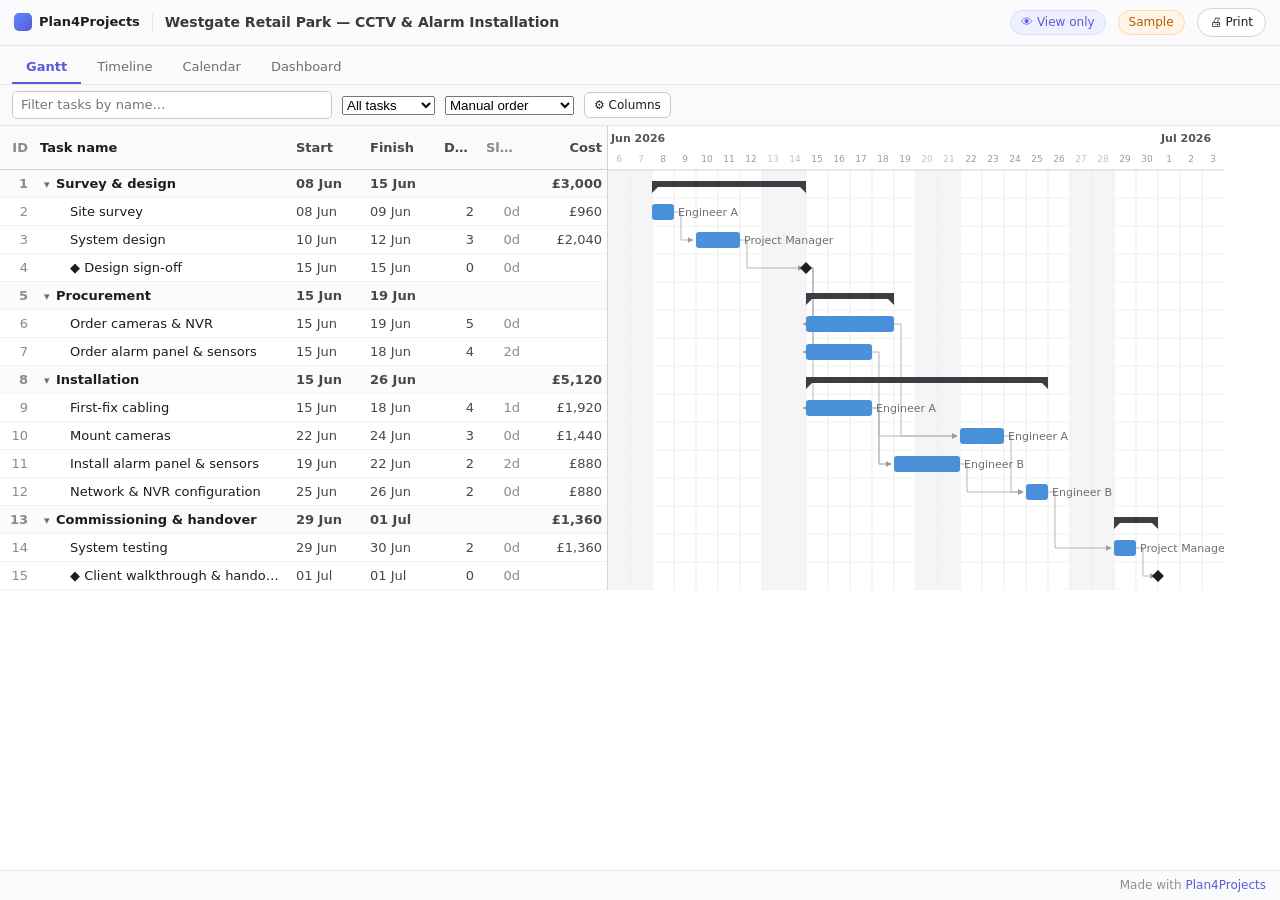
<file: v/index.html>
<!doctype html>
<html lang="en">
  <head>
    <meta charset="UTF-8" />
    <meta name="viewport" content="width=device-width, initial-scale=1.0" />
    <meta name="robots" content="noindex" />
    <title>Plan4Projects · Shared plan</title>
    <script type="module" crossorigin src="./assets/viewer-CH-VFLKI.js"></script>
    <link rel="stylesheet" crossorigin href="./assets/viewer-BT0_WeHq.css">
  </head>
  <body>
    <div id="root"></div>
  </body>
</html>
</file>
<file: v/assets/viewer-BT0_WeHq.css>
*{box-sizing:border-box}html,body{margin:0;height:100%;background:#fff;color:#1d1d1f;color-scheme:light}body{font:var(--planwright-font-size, 13px) / 1.4 -apple-system,BlinkMacSystemFont,system-ui,sans-serif}#root{height:100%}.app{height:100vh;display:flex;flex-direction:column;background:#fff}.workspace{flex:1;display:flex;min-height:0}.workspace-main{flex:1;min-width:0;display:flex;flex-direction:column;min-height:0}.gx-row{cursor:pointer}.gx-row.selected{background:#eaf2ff!important}.gx-row.row-dragging{opacity:.4}.row-drop-indicator{position:absolute;left:0;right:0;height:2px;background:#2563eb;pointer-events:none;z-index:4}.pw-no-select,.pw-no-select *{-webkit-user-select:none!important;user-select:none!important}.toolbar{display:flex;flex-wrap:wrap;align-items:center;gap:8px 12px;padding:8px 12px;border-bottom:1px solid #d2d2d7;background:#f5f5f7;flex:0 0 auto}.project-summary{margin-left:auto}.toolbar button{padding:5px 10px;border:1px solid #c7c7cc;border-radius:6px;background:#fff;cursor:pointer;color:#1d1d1f;white-space:nowrap}.toolbar button:hover:not(:disabled){background:#f0f0f2}.toolbar button:disabled{opacity:.6;cursor:default}.toolbar button.tip-btn{border-color:#e6b800;background:#fff8e1;color:#7a5c00;font-weight:600}.toolbar button.tip-btn:hover:not(:disabled){background:#ffefc2}.muted{color:#6e6e73}.live{color:#1a8a2e;font-weight:600;font-size:12px}.toolbar-toggle{display:inline-flex;align-items:center;gap:4px;font-size:12px;color:#1d1d1f;cursor:pointer;-webkit-user-select:none;user-select:none}.toolbar-toggle input{margin:0}.menu-wrap{position:relative;display:inline-flex}.menu-trigger{padding:5px 10px;border:1px solid #c7c7cc;border-radius:6px;background:#fff;color:#1d1d1f;cursor:pointer;font:inherit;white-space:nowrap}.menu-trigger:hover{background:#f0f0f2}.menu-trigger.on{background:#e5e5ea;border-color:#1d1d1f}.menu-popover{position:absolute;top:calc(100% + 4px);left:0;z-index:10;background:#fff;border:1px solid #d2d2d7;border-radius:8px;box-shadow:0 6px 22px #0000001f;padding:4px;min-width:220px;display:flex;flex-direction:column;gap:1px;font-size:13px}.menu-popover.wide{min-width:320px}.menu-popover>button{text-align:left;padding:6px 12px;background:none;border:none;border-radius:4px;cursor:pointer;font:inherit;color:#1d1d1f;white-space:nowrap}.menu-popover>button:hover:not(:disabled){background:#eaf2ff}.menu-popover>button:disabled{color:#c7c7cc;cursor:not-allowed}.menu-sep{height:1px;background:#e5e5ea;margin:4px 0}.menu-label{padding:4px 12px 2px;font-size:10px;text-transform:uppercase;letter-spacing:.3px;font-weight:600;color:#8a8a8e}.menu-version{padding:6px 12px 4px;font-size:11px;color:#a0a0a5;text-align:center;-webkit-user-select:text;user-select:text}.ek-bar{display:flex;align-items:center;gap:10px;flex-wrap:wrap;padding:8px 12px;margin-bottom:12px;background:#f5f5f7;border:1px solid #e5e5ea;border-radius:10px;font-size:13px}.ek-bar-muted{color:#8a8a8e}.ek-apple{font-size:14px;line-height:1}.ek-title{font-weight:600}.ek-spacer{flex:1}.ek-pill{display:inline-flex;align-items:center;gap:5px;padding:3px 9px;border-radius:999px;font-size:12px;border:1px solid #d0d0d5;background:#fff;cursor:pointer}.ek-pill.ok{border-color:#34c759;color:#1d7a32;background:#eafaf0}.ek-pill.ok.off{opacity:.5}.ek-pill.ok input{accent-color:#34c759}.ek-pill.connect{color:#5b5bd6;border-color:#c7c7e6}.ek-pill.connect:hover:not(:disabled){background:#f0f0ff}.ek-pill.denied{color:#b00020;border-color:#f0c0c0;background:#fdeaea;cursor:default}.ek-auto{display:inline-flex;align-items:center;gap:5px;cursor:pointer}.ek-syncnow{padding:3px 11px;border-radius:7px;border:1px solid #c7c7cc;background:#fff;cursor:pointer;font-size:12px}.ek-syncnow:hover:not(:disabled){background:#f0f0f5}.ek-syncnow:disabled{opacity:.6;cursor:default}.ek-status{color:#8a8a8e;font-size:12px}.ek-error{color:#b00020;font-size:12px;max-width:280px;overflow:hidden;text-overflow:ellipsis;white-space:nowrap}.menu-row{display:flex;align-items:center;justify-content:space-between;gap:10px;padding:6px 12px;border-radius:4px}.menu-row.toggleable{cursor:pointer;-webkit-user-select:none;user-select:none}.menu-row.toggleable:hover{background:#eaf2ff}.menu-row input[type=checkbox]{margin:0}.menu-row>span{flex:1}.menu-row select,.menu-row input[type=date]{flex:0 1 160px;font:inherit;font-size:12px;padding:3px 6px;border:1px solid #c7c7cc;border-radius:4px;background:#fff}.td-tracking{display:flex;flex-direction:column;gap:4px}.td-percent-buttons{display:flex;gap:4px}.td-pct-btn{flex:1;padding:5px 0;border:1px solid #c7c7cc;border-radius:5px;background:#fff;cursor:pointer;font:inherit;font-size:12px}.td-pct-btn:hover:not(:disabled){background:#f0f0f2}.td-pct-btn.on{background:#1a8a2e;border-color:#157025;color:#fff;font-weight:600}.live.off{color:#c1121f}.project-summary{display:inline-flex;align-items:center;gap:0;min-width:0;overflow:hidden;white-space:nowrap;text-overflow:ellipsis}.project-name{cursor:pointer;color:#1d1d1f;font-weight:500;padding:1px 4px;border-radius:3px}.project-name:hover{background:#e5e5ea}.project-name-input{font:inherit;font-weight:500;padding:1px 4px;border:1px solid #2563eb;border-radius:3px;background:#fff;min-width:220px}.workspace-select{font:inherit;padding:4px 8px;border:1px solid #c7c7cc;border-radius:6px;background:#fff;color:#1d1d1f;max-width:220px}.view-select{font:inherit;font-weight:600;padding:4px 10px;border:1px solid #c7c7cc;border-radius:6px;background:#fff;color:#1d1d1f}.undo-group{display:inline-flex;border:1px solid #c7c7cc;border-radius:6px;overflow:hidden}.undo-group button{border:none;border-radius:0;padding:4px 10px;background:#fff;cursor:pointer;color:#1d1d1f;font-size:15px;line-height:1}.undo-group button+button{border-left:1px solid #c7c7cc}.undo-group button:hover:not(:disabled){background:#f0f0f2}.undo-group button:disabled{color:#c7c7cc;cursor:default}.view-toggle{display:inline-flex;border:1px solid #c7c7cc;border-radius:6px;overflow:hidden}.view-toggle button{border:none;border-radius:0;padding:5px 12px;background:#fff;cursor:pointer;color:#1d1d1f}.view-toggle button+button{border-left:1px solid #c7c7cc}.view-toggle button.on{background:#e5e5ea;font-weight:600}.resource-scroll{flex:1;overflow:auto;background:#fff;padding:12px}.resource-table{border-collapse:collapse;width:100%}.resource-table th,.resource-table td{border:1px solid #e5e5ea;padding:6px 8px;text-align:left;vertical-align:top}.resource-table th{background:#fafafa;font-weight:600;position:sticky;top:0}.resource-table td.num{text-align:right;font-variant-numeric:tabular-nums}.resource-table td.muted{color:#6e6e73}.resource-stats{display:flex;gap:12px;margin-bottom:12px;flex-wrap:wrap}.stat{flex:0 0 auto;min-width:110px;background:#fafafa;border:1px solid #e5e5ea;border-radius:6px;padding:8px 12px}.stat.warn{background:#fff8eb;border-color:#f0c2c6}.stat-label{font-size:10px;text-transform:uppercase;font-weight:600;letter-spacing:.3px;color:#6e6e73}.stat-value{font-size:18px;font-weight:600;color:#1d1d1f;margin-top:2px}.stat.warn .stat-value{color:#c1121f}.inline-cell{display:inline-block;cursor:text;padding:1px 4px;border-radius:3px}.inline-cell:hover{background:#eaf2ff}.inline-cell .placeholder{color:#c7c7cc}.inline-edit{font:inherit;padding:1px 4px;border:1px solid #2563eb;border-radius:3px;background:#fff;width:100%;box-sizing:border-box}.inline-edit.num{text-align:right}tr.add-row{background:#fafafa}tr.add-row td{padding:4px 6px}tr.add-row input{font:inherit;padding:4px 6px;border:1px solid #c7c7cc;border-radius:4px;background:#fff;width:100%;box-sizing:border-box}.add-resource-btn{padding:4px 10px;border:1px solid #2563eb;border-radius:4px;background:#2563eb;color:#fff;cursor:pointer;font:inherit;font-size:12px}.add-resource-btn:disabled{background:#c7c7cc;border-color:#c7c7cc;cursor:not-allowed}.type-select{font:inherit;font-size:12px;padding:2px 4px;border:1px solid transparent;border-radius:4px;background:transparent;cursor:pointer;color:#1d1d1f}.type-select:hover{border-color:#c7c7cc;background:#fff}.resource-color-chip{display:inline-block;width:10px;height:10px;border-radius:2px;margin-right:6px;vertical-align:middle}.group-by-control{display:flex;flex-direction:column;gap:2px;justify-content:center}.group-by-control select{font:inherit;padding:3px 6px;border:1px solid #c7c7cc;border-radius:4px;background:#fff}.resource-table tr.group-header td{background:#eef2f7;font-weight:600;padding:6px 8px}.group-name{color:#1d1d1f}.group-meta{color:#6e6e73;font-weight:400;margin-left:10px;font-size:11px}.resource-table tr.overalloc{background:#fff8eb}.overalloc-badge{display:inline-block;margin-left:8px;padding:1px 6px;border-radius:4px;background:#fdedea;color:#c1121f;font-size:11px;font-weight:600}.error{color:#c1121f}.empty{flex:1;display:flex;align-items:center;justify-content:center;min-height:50vh;padding:40px;color:#6e6e73}.empty-card{display:flex;flex-direction:column;align-items:center;gap:10px;text-align:center;max-width:380px}.empty-card h2{margin:0;font-size:17px;color:#1d1d1f}.empty-card p{margin:0;font-size:13px;line-height:1.5}.empty-icon{font-size:32px}.empty-card button{margin-top:4px;border:1px solid #5b5bd6;background:#5b5bd6;color:#fff;border-radius:8px;padding:7px 16px;font-weight:600;cursor:pointer}.empty-card button:hover{background:#4a4ac4}.empty-spinner{width:28px;height:28px;border-radius:50%;border:3px solid #e0e0e6;border-top-color:#5b5bd6;animation:empty-spin .8s linear infinite}@keyframes empty-spin{to{transform:rotate(360deg)}}.gantt-wrap{flex:1;display:flex;flex-direction:column;min-height:0}.gantt-filter{display:flex;align-items:center;gap:10px;padding:6px 12px;border-bottom:1px solid #e5e5ea;background:#fafafa;flex:0 0 auto}.gantt-filter input[type=search]{flex:0 1 320px;padding:4px 8px;border:1px solid #c7c7cc;border-radius:5px;background:#fff;font:inherit}.gantt-filter button.link{background:none;border:none;color:#2563eb;cursor:pointer;padding:0;font:inherit;text-decoration:underline}.gantt-scroll{flex:1;overflow:auto;background:#fff;min-height:0}.gantt-inner{display:flex;align-items:flex-start}.gx-grid{position:sticky;left:0;z-index:2;background:#fff;border-right:1px solid #d2d2d7;flex:0 0 auto}.gx-head{display:flex;align-items:center;border-bottom:1px solid #d2d2d7;background:#fafafa;font-weight:600;position:sticky;top:0;z-index:3}.gx-row{display:flex;align-items:center;border-bottom:1px solid #f2f2f4}.gx-row.summary{font-weight:600;background:#fbfbfd}.gx-cell{padding:0 6px;overflow:hidden;white-space:nowrap;text-overflow:ellipsis}.gx-cell.id{width:34px;color:#8a8a8e;text-align:right}.gx-cell.name{flex:1;position:relative}.gx-delete{position:absolute;right:3px;top:50%;transform:translateY(-50%);width:18px;height:18px;border-radius:4px;border:none;background:#fff;color:#c1121f;cursor:pointer;font-size:14px;line-height:1;padding:0;opacity:0;box-shadow:0 0 5px 3px #fff}.gx-row:hover .gx-delete{opacity:.85}.gx-row.selected:hover .gx-delete{background:#eaf2ff;box-shadow:0 0 5px 3px #eaf2ff}.gx-delete:hover{opacity:1;color:#fff;background:#c1121f;box-shadow:0 0 5px 3px #c1121f}.gx-cell.date{width:74px;color:#48484a;font-variant-numeric:tabular-nums}.gx-cell.days{width:42px;text-align:right;color:#48484a}.gx-cell.slack{width:46px;text-align:right;color:#8a8a8e;font-variant-numeric:tabular-nums}.gx-cell.cost{width:82px;text-align:right;color:#48484a;font-variant-numeric:tabular-nums}.gx-cell.name.crit{color:#c0392b}.gx-head .gx-cell{position:relative;overflow:visible}.gx-head-label{display:block;overflow:hidden;white-space:nowrap;text-overflow:ellipsis}.gx-colsize{position:absolute;top:0;right:-3px;bottom:0;width:7px;cursor:col-resize;z-index:3}.gx-colsize:hover{background:#5b5bd64d}.gx-colmenu-wrap{position:relative;display:inline-block}.gx-colmenu-btn{font:inherit;font-size:12px;padding:4px 9px;border:1px solid #c7c7cc;border-radius:6px;background:#fff;color:#1d1d1f;cursor:pointer}.gx-colmenu-btn:hover{background:#f5f5f7}.gx-colmenu{position:absolute;top:calc(100% + 4px);left:0;z-index:20;background:#fff;border:1px solid #d2d2d7;border-radius:8px;box-shadow:0 8px 24px #00000024;padding:6px;min-width:150px;display:flex;flex-direction:column;gap:2px}.gx-colmenu label{display:flex;align-items:center;gap:8px;padding:5px 8px;border-radius:6px;font-size:13px;cursor:pointer}.gx-colmenu label:hover{background:#f5f5f7}.collapse-toggle{background:none;border:none;padding:0;margin:0 2px 0 0;width:14px;font-size:11px;color:#6e6e73;cursor:pointer;-webkit-user-select:none;user-select:none;display:inline-block;text-align:center}.collapse-toggle:hover{color:#1d1d1f}.collapse-spacer{display:inline-block;width:16px}.constraint-badge{display:inline-block;margin-left:6px;padding:0 4px;border-radius:3px;background:#fff3cd;color:#845b00;font-size:10px;font-weight:600}.task-detail{width:340px;flex:0 0 340px;border-left:1px solid #d2d2d7;background:#fff;display:flex;flex-direction:column;overflow:hidden}.task-detail header{display:flex;align-items:center;gap:10px;padding:8px 12px;border-bottom:1px solid #d2d2d7;background:#fafafa}.task-detail header .close{margin-left:auto;background:none;border:none;font-size:20px;line-height:1;color:#6e6e73;cursor:pointer;padding:0 4px}.td-body{flex:1;overflow:auto;padding:12px;display:flex;flex-direction:column;gap:12px}.td-body label{display:flex;flex-direction:column;gap:4px;font-size:12px}.td-body label>span{color:#6e6e73;font-weight:600;text-transform:uppercase;font-size:10px;letter-spacing:.3px}.td-body input,.td-body select,.td-body textarea{font:inherit;font-size:13px;padding:5px 7px;border:1px solid #c7c7cc;border-radius:5px;background:#fff;color:#1d1d1f}.td-body input:disabled,.td-body select:disabled{background:#f5f5f7;color:#8a8a8e}.td-row{display:grid;grid-template-columns:1fr 1fr;gap:10px}.td-row.td-readonly{grid-template-columns:1fr 1fr 1fr;font-size:12px}.td-readonly>div{display:flex;flex-direction:column;gap:2px}.td-readonly>div>span.muted{font-size:10px;text-transform:uppercase;font-weight:600;letter-spacing:.3px}.td-list{background:#fafafa;border:1px solid #e5e5ea;border-radius:5px;padding:6px 8px;font-size:12px;display:flex;flex-direction:column;gap:4px;min-height:24px}.td-item{display:flex;align-items:center;justify-content:space-between;gap:6px}.td-remove{background:none;border:none;color:#8a8a8e;cursor:pointer;font-size:16px;line-height:1;padding:0 4px}.td-remove:hover{color:#c1121f}.td-add-row{display:flex;gap:4px;margin-top:4px}.td-add-row select,.td-add-row input{flex:1;font-size:12px;padding:3px 5px;border:1px solid #c7c7cc;border-radius:4px;background:#fff;min-width:0}.td-lag-input{max-width:50px}.td-add-btn{font-size:12px;padding:3px 10px;border:1px solid #c7c7cc;border-radius:4px;background:#fff;cursor:pointer;flex:0 0 auto}.td-add-btn:disabled{opacity:.5;cursor:not-allowed}.td-outline-actions{display:flex;gap:8px;margin-top:auto}.td-outline-actions button{flex:1;padding:6px;border-radius:5px;border:1px solid #c7c7cc;background:#fff;cursor:pointer;font-size:12px}.td-outline-actions button:hover:not(:disabled){background:#f0f0f2}.td-actions{display:flex;gap:8px}.td-format{display:flex;flex-direction:column;gap:4px}.td-format-label{color:#6e6e73;font-weight:600;text-transform:uppercase;font-size:10px;letter-spacing:.3px}.td-color-row{display:flex;flex-wrap:wrap;gap:6px;align-items:center}.td-color-swatch{width:24px;height:24px;border-radius:5px;border:1px solid #c7c7cc;cursor:pointer;padding:0;font-size:14px;color:#6e6e73;display:flex;align-items:center;justify-content:center}.td-color-swatch.on{border:2px solid #1d1d1f;box-shadow:0 0 0 2px #fff inset}.td-color-custom{width:28px;height:28px;padding:0;border:1px solid #c7c7cc;border-radius:5px;background:none;cursor:pointer}.td-actions button{flex:1;padding:7px;border-radius:6px;border:1px solid #c7c7cc;background:#fff;cursor:pointer;font-weight:600}.td-actions .primary{background:#2563eb;border-color:#1d4ed8;color:#fff}.td-actions .danger{color:#c1121f;border-color:#f0c2c6}.td-baseline{background:#f5f5f7;padding:8px;border-radius:6px;border:1px solid #e5e5ea}.variance-late{color:#c1121f;font-weight:600}.variance-early{color:#1a8a2e;font-weight:600}@media print{body,html,#root,.app,.workspace{height:auto!important;overflow:visible!important}.workspace-main{transform:scale(var(--print-scale, 1));transform-origin:top left}.print-hide-id .gx-cell.id,.print-hide-start .gx-cell.start,.print-hide-finish .gx-cell.finish,.print-hide-days .gx-cell.days,.print-hide-slack .gx-cell.slack,.print-hide-cost .gx-cell.cost,.toolbar,.gantt-filter,.task-detail,.view-toggle,.modal-overlay,.toast{display:none!important}.workspace,.workspace-main{display:block!important}.gantt-scroll,.resource-scroll,.timeline-scroll,.network-scroll{overflow:visible!important;height:auto!important}.gx-grid,.gx-head{position:static!important}.app:before{content:none}.print-banner{display:flex!important}.print-header{position:fixed;top:0;left:0;right:0;align-items:center;gap:12px;padding-bottom:6px;border-bottom:1.5px solid #888}.print-logo{object-fit:contain}.print-logo.size-small{max-height:30px;max-width:120px}.print-logo.size-medium{max-height:44px;max-width:180px}.print-logo.size-large{max-height:64px;max-width:260px}.page-counter:after{content:counter(page)}.pages-counter:after{content:counter(pages)}.print-compact .gx-row,.print-compact .resource-table td,.print-compact .resource-table th{line-height:1.1!important}.print-compact{font-size:11px!important}.print-compact .gx-svg,.print-compact .gx-grid{font-size:10px!important}.print-titles{display:flex;flex-direction:column}.print-title{font-size:15px;font-weight:700}.print-sub{font-size:11px;color:#444}.print-footer{position:fixed;bottom:0;left:0;right:0;justify-content:space-between;padding-top:6px;border-top:1px solid #888;font-size:10px;color:#444}.workspace-main{padding-top:58px;padding-bottom:30px}}.print-banner{display:none}.gx-svg{display:block;flex:0 0 auto;background:#fff}.dashboard-scroll{flex:1;overflow:auto;background:#f5f5f7;padding:16px}.dash-grid{display:grid;grid-template-columns:repeat(3,1fr);gap:12px;max-width:1100px}.dash-card{background:#fff;border:1px solid #e5e5ea;border-radius:10px;padding:14px 16px}.dash-card-title{font-size:11px;text-transform:uppercase;letter-spacing:.3px;font-weight:600;color:#6e6e73;margin-bottom:8px}.dash-big{font-size:30px;font-weight:700;color:#1d1d1f}.dash-progress{margin-top:8px;height:8px;background:#e5e5ea;border-radius:4px;overflow:hidden}.dash-progress-fill{height:100%;background:#1a8a2e}.ev-cells{display:flex;gap:24px;flex-wrap:wrap}.ev-cell{min-width:90px}.ev-value{font-size:22px;font-weight:700;color:#1d1d1f}.ev-label{font-size:11px;color:#6e6e73}.ev-note{margin-top:8px;font-size:11px}.dash-table{width:100%;border-collapse:collapse;font-size:12px}.dash-table td{padding:4px 6px;border-bottom:1px solid #f2f2f4}.dash-table td.num{text-align:right;color:#48484a;font-variant-numeric:tabular-nums}.status-cell{text-align:right;font-weight:600}.status-cell.done{color:#1a8a2e}.status-cell.overdue{color:#c1121f}.status-cell.upcoming{color:#6e6e73}.dash-bars{display:flex;flex-direction:column;gap:6px}.dash-bar-row{display:flex;align-items:center;gap:8px;font-size:12px}.dash-bar-label{flex:0 0 90px;overflow:hidden;text-overflow:ellipsis;white-space:nowrap}.dash-bar-track{flex:1;height:10px;background:#eef2f7;border-radius:5px;overflow:hidden}.dash-bar-fill{height:100%;background:#4a90d9}.dash-bar-value{flex:0 0 64px;text-align:right;font-variant-numeric:tabular-nums;color:#48484a}.calendar-scroll{flex:1;overflow:auto;background:#fff;display:flex;flex-direction:column}.calendar-nav{display:flex;align-items:center;gap:10px;padding:8px 12px;border-bottom:1px solid #e5e5ea}.calendar-nav button{border:1px solid #c7c7cc;background:#fff;border-radius:5px;padding:3px 10px;cursor:pointer;font:inherit}.cal-today{margin-left:auto}.cal-dow{background:#fafafa;padding:4px 6px;font-size:11px;font-weight:600;color:#6e6e73;text-align:center}.cal-add{opacity:0;border:none;background:none;color:#5b5bd6;font-size:14px;line-height:1;cursor:pointer;padding:0 3px;border-radius:4px;transition:opacity .1s ease}.cal-add:hover{opacity:1;background:#eef0ff}.cw-scroll{flex:1;overflow:auto;background:#fff;display:flex;flex-direction:column}.cw-nav{display:flex;align-items:center;gap:10px;padding:8px 12px;border-bottom:1px solid #e5e5ea}.cw-nav button{border:1px solid #c7c7cc;background:#fff;border-radius:5px;padding:3px 10px;cursor:pointer}.cw-nav .cal-today{margin-left:auto}.cw-hint{font-size:11px;color:#a0a0a5}.cw-dow{display:grid;grid-template-columns:repeat(7,1fr);border-bottom:1px solid #e5e5ea}.cw-weeks{display:flex;flex-direction:column}.cw-week{position:relative;border-bottom:1px solid #e5e5ea}.cw-days{position:absolute;top:0;right:0;bottom:0;left:0;display:grid;grid-template-columns:repeat(7,1fr)}.cw-day{border-right:1px solid #f0f0f3;position:relative}.cw-day.out{background:#fafafa}.cw-day.out .cw-daynum{color:#c7c7cc}.cw-day.weekend{background:#f7f7f9}.cw-daynum{display:block;text-align:right;font-size:11px;color:#6e6e73;padding:2px 5px 0 0}.cw-day .cal-add{position:absolute;top:0;left:2px}.cw-day:hover .cal-add{opacity:.6}.cw-bars{position:absolute;top:0;right:0;bottom:0;left:0;pointer-events:none}.cw-bar{position:absolute;height:15px;border-radius:4px;background:#4a90d9;color:#fff;font-size:10.5px;line-height:15px;padding:0 6px;overflow:hidden;cursor:pointer;pointer-events:auto;box-shadow:0 1px 2px #0000001f}.cw-bar.crit{background:#e2574c}.cw-bar:hover{filter:brightness(1.07)}.cw-bar-fill{position:absolute;left:0;top:0;bottom:0;background:#00000038;border-radius:4px 0 0 4px}.cw-bar-label{position:relative;white-space:nowrap}.cw-bar-handle{position:absolute;right:0;top:0;bottom:0;width:7px;cursor:ew-resize}.cw-day.range{background:#eef0ff}.cw-dragging{cursor:grabbing;-webkit-user-select:none;user-select:none}.cw-dragging .cw-bar,.cw-dragging .cw-ms{pointer-events:none}.cw-ms{position:absolute;height:15px;line-height:15px;font-size:10.5px;color:#1d1d1f;white-space:nowrap;cursor:pointer;pointer-events:auto}.cw-add-input{position:absolute;z-index:6;box-sizing:border-box;font-size:11px;padding:2px 5px;border:1px solid #5b5bd6;border-radius:4px;background:#fff;outline:none}.cw-pop-overlay{position:fixed;top:0;right:0;bottom:0;left:0;background:#0000002e;display:grid;place-items:center;z-index:50}.cw-pop{width:320px;background:#fff;border-radius:12px;box-shadow:0 18px 50px #00000047;padding:14px 16px}.cw-pop-head{display:flex;align-items:center;gap:8px}.cw-pop-name{flex:1;font-size:15px;font-weight:600;border:1px solid transparent;border-radius:6px;padding:4px 6px}.cw-pop-name:focus{border-color:#5b5bd6;outline:none}.cw-pop-x{border:none;background:none;font-size:18px;color:#8a8a8e;cursor:pointer}.cw-pop-row{display:flex;align-items:center;gap:10px;margin-top:10px;font-size:13px}.cw-pop-row>label{width:86px;color:#6e6e73}.cw-pop-row input[type=number]{width:64px;padding:3px 6px;border:1px solid #d0d0d5;border-radius:5px}.cw-pop-row input[type=range]{flex:1}.cw-pop-unit{color:#8a8a8e}.cw-pop-check{gap:7px;cursor:pointer}.cw-pop-check>label{width:auto}.cw-pop-dates{margin-top:12px;font-size:12px;color:#8a8a8e}.cw-pop-foot{display:flex;justify-content:space-between;margin-top:14px}.cw-pop-foot button{padding:6px 14px;border-radius:7px;border:1px solid #c7c7cc;background:#fff;cursor:pointer}.cw-pop-foot .danger{color:#b00020;border-color:#f0c0c0}.cw-pop-foot .primary{background:#5b5bd6;color:#fff;border-color:#5b5bd6}.usage-scroll{flex:1;overflow:auto;background:#fff;padding:12px}.usage-table{border-collapse:collapse;font-size:12px}.usage-table th,.usage-table td{border:1px solid #e5e5ea;padding:4px 6px;text-align:center}.usage-table th{background:#fafafa;position:sticky;top:0;font-weight:600;white-space:nowrap}.usage-name-col{text-align:left!important;white-space:nowrap;position:sticky;left:0;background:#fff;z-index:1}.usage-week-col{width:46px}.usage-cell.busy{background:#eaf2ff}.usage-cell.over{background:#fdecea;color:#c1121f;font-weight:700}.usage-total-col{font-weight:600;background:#fafafa}.usage-total-row td{font-weight:600;background:#f3f3f5}.usage-legend{margin-top:10px;font-size:11px;color:#6e6e73}.usage-swatch.over{display:inline-block;width:12px;height:12px;background:#fdecea;border:1px solid #c1121f;vertical-align:middle;margin:0 2px}.network-scroll{flex:1;overflow:auto;background:#fafafa}.network-svg{display:block}.modal-overlay{position:fixed;top:0;right:0;bottom:0;left:0;background:#00000052;display:flex;align-items:center;justify-content:center;z-index:1000}.modal{background:#fff;border-radius:12px;box-shadow:0 24px 64px #00000047;width:640px;max-width:calc(100vw - 48px);max-height:calc(100vh - 64px);display:flex;flex-direction:column;overflow:hidden}.modal-head{display:flex;align-items:center;justify-content:space-between;padding:14px 18px;border-bottom:1px solid #e5e5ea;font-size:15px}.modal-close{border:none;background:none;font-size:16px;color:#6e6e73;cursor:pointer;padding:2px 6px;border-radius:6px}.modal-close:hover{background:#f0f0f2;color:#1d1d1f}.modal-foot{display:flex;justify-content:flex-end;gap:8px;padding:12px 18px;border-top:1px solid #e5e5ea}.modal-foot .primary,.modal-foot button.primary{background:#2563eb;color:#fff;border-color:#2563eb}.modal-foot .primary:disabled{opacity:.5}.modal-foot .danger,.modal-foot button.danger{background:#dc2626;color:#fff;border-color:#dc2626}.share-body{padding:16px 18px 18px}.share-note{margin:0 0 14px;font-size:13px;line-height:1.5;color:#3a3a3c}.share-row{display:flex;gap:8px}.share-url{flex:1;min-width:0;font:12px/1.4 ui-monospace,SFMono-Regular,Menlo,monospace;padding:7px 9px;border:1px solid #d2d2d7;border-radius:7px;background:#f5f5f7;color:#1d1d1f}.share-row .primary{flex:0 0 auto;background:#2563eb;color:#fff;border:1px solid #2563eb;border-radius:7px;padding:7px 14px;cursor:pointer;white-space:nowrap}.share-actions{margin-top:10px}.share-actions button{border:1px solid #d2d2d7;background:#fff;border-radius:7px;padding:6px 12px;cursor:pointer;font-size:13px}.share-warn{margin:14px 0 0;font-size:12px;line-height:1.5;color:#92400e;background:#fffbeb;border:1px solid #fde68a;border-radius:8px;padding:10px 12px}.hc-body{padding:16px 18px 18px;max-height:70vh;overflow-y:auto}.hc-clean{display:flex;align-items:center;gap:14px;padding:8px 0}.hc-clean-mark{width:40px;height:40px;flex:0 0 auto;border-radius:50%;background:#e7f6ea;color:#1a8a2e;display:grid;place-items:center;font-size:22px;font-weight:700}.hc-clean-sub{color:#6e6e73;font-size:13px;margin-top:3px}.hc-summary{display:flex;align-items:center;gap:8px;margin-bottom:14px}.hc-summary-text{color:#6e6e73;font-size:13px}.hc-pill{font-size:12px;font-weight:600;padding:2px 9px;border-radius:999px}.hc-pill.high{background:#fdecea;color:#c0392b}.hc-pill.medium{background:#fff4e5;color:#b25e00}.hc-pill.low{background:#eef2ff;color:#3a5bbf}.hc-list{list-style:none;margin:0;padding:0;display:flex;flex-direction:column;gap:10px}.hc-item{border:1px solid #e5e5ea;border-left-width:3px;border-radius:9px;padding:11px 13px}.hc-item.high{border-left-color:#e2574c}.hc-item.medium{border-left-color:#f0a020}.hc-item.low{border-left-color:#5b8bff}.hc-item-head{display:flex;align-items:center;gap:8px}.hc-dot{width:8px;height:8px;border-radius:50%;flex:0 0 auto}.hc-dot.high{background:#e2574c}.hc-dot.medium{background:#f0a020}.hc-dot.low{background:#5b8bff}.hc-title{font-weight:600;font-size:14px;flex:1}.hc-show{border:1px solid #d2d2d7;background:#fff;border-radius:6px;padding:2px 10px;font-size:12px;cursor:pointer;flex:0 0 auto}.hc-show:hover{background:#f5f5f7}.hc-detail{color:#3a3a3c;font-size:13px;line-height:1.5;margin:6px 0 0}.hc-fix{color:#1a8a2e;font-size:12.5px;margin-top:6px}.hc-fix:before{content:"→ "}.hc-foot-note{margin:16px 0 0;font-size:12px;color:#8e8e93}.help-modal{width:640px;max-width:92vw}.help-body{padding:18px 22px 22px;max-height:74vh;overflow-y:auto}.help-lede{margin:0 0 18px;color:#6e6e73;font-size:14px}.help-section{margin-bottom:20px}.help-section h3{margin:0 0 8px;font-size:15px;letter-spacing:-.01em;padding-bottom:6px;border-bottom:1px solid #ececf0}.help-intro{margin:0 0 10px;color:#6e6e73;font-size:13px}.help-section ul{list-style:none;margin:0;padding:0;display:flex;flex-direction:column;gap:9px}.help-section li{font-size:13.5px;line-height:1.5}.help-name{font-weight:600;color:#1d1d1f}.help-where{display:inline-block;margin-left:8px;font-size:11px;color:#5b5bd6;background:#eef0ff;border-radius:5px;padding:1px 7px;vertical-align:middle}.help-desc{display:block;color:#3a3a3c;margin-top:2px}.help-foot{margin:8px 0 0;padding-top:14px;border-top:1px solid #ececf0;font-size:13px;color:#6e6e73}@keyframes risk-spin{to{transform:rotate(360deg)}}.hc-spinner{width:22px;height:22px;border:3px solid #e5e5ea;border-top-color:#5b5bd6;border-radius:50%;animation:risk-spin .8s linear infinite;flex:0 0 auto}.risk-body{padding:16px 18px 18px;max-height:74vh;overflow-y:auto}.risk-controls{display:flex;align-items:center;gap:10px;margin-bottom:16px}.risk-controls label{font-size:13px;color:#6e6e73}.risk-controls input[type=date]{font:inherit;padding:5px 8px;border:1px solid #d2d2d7;border-radius:7px}.risk-run{border:1px solid #5b5bd6;background:#5b5bd6;color:#fff;border-radius:7px;padding:6px 14px;cursor:pointer;font-size:13px}.risk-run:disabled{opacity:.6}.risk-loading{display:flex;align-items:center;gap:12px;padding:28px 0;color:#6e6e73;justify-content:center}.risk-error{color:#c0392b;padding:16px 0}.risk-headline{display:flex;align-items:center;gap:16px;padding:16px;border-radius:12px;margin-bottom:16px}.risk-headline.good{background:#e7f6ea}.risk-headline.warn{background:#fff4e5}.risk-headline.bad{background:#fdecea}.risk-prob{font-size:40px;font-weight:800;letter-spacing:-.02em;line-height:1}.risk-headline.good .risk-prob{color:#1a8a2e}.risk-headline.warn .risk-prob{color:#b25e00}.risk-headline.bad .risk-prob{color:#c0392b}.risk-prob-sub{font-size:15px;color:#1d1d1f}.risk-prob-note{font-size:12px;color:#8e8e93;margin-top:3px}.risk-dates{display:grid;grid-template-columns:repeat(4,1fr);gap:10px;margin-bottom:18px}.risk-date{border:1px solid #e5e5ea;border-radius:9px;padding:9px 10px;text-align:center}.risk-date-label{display:block;font-size:11px;color:#8e8e93;margin-bottom:4px}.risk-date-val{font-size:14px;font-weight:600}.risk-drivers-title{font-weight:600;font-size:14px}.risk-drivers-sub{margin:4px 0 12px;font-size:12.5px;color:#6e6e73}.risk-drivers ul{list-style:none;margin:0;padding:0;display:flex;flex-direction:column;gap:8px}.risk-drivers li{display:flex;align-items:center;gap:10px;font-size:13px}.risk-bar-wrap{flex:0 0 90px;height:8px;background:#f0f0f3;border-radius:4px;overflow:hidden}.risk-bar{display:block;height:100%;background:linear-gradient(90deg,#f0a020,#e2574c)}.risk-driver-name{flex:1;min-width:0;overflow:hidden;text-overflow:ellipsis;white-space:nowrap}.risk-driver-pct{font-variant-numeric:tabular-nums;color:#6e6e73;font-size:12.5px;flex:0 0 auto}.risk-foot-note{margin:16px 0 0;padding-top:14px;border-top:1px solid #ececf0;font-size:12px;color:#8e8e93;line-height:1.5}.crash-head{flex-direction:column;align-items:flex-start;gap:4px}.crash-headline-main{font-size:22px;font-weight:800;letter-spacing:-.01em;line-height:1.1}.risk-headline.good .crash-headline-main{color:#1a8a2e}.risk-headline.warn .crash-headline-main{color:#b25e00}.crash-headline-sub{font-size:13px;color:#4a4a4f}.crash-changes{margin-top:4px}.crash-changes ul{list-style:none;margin:0;padding:0;display:flex;flex-direction:column}.crash-change{display:flex;align-items:center;gap:10px;font-size:13px;padding:7px 0;border-bottom:1px solid #f0f0f3}.crash-change:last-child{border-bottom:none}.crash-change-name{flex:1;min-width:0;overflow:hidden;text-overflow:ellipsis;white-space:nowrap}.crash-change-days{font-variant-numeric:tabular-nums;color:#6e6e73;flex:0 0 auto}.crash-change-cost{font-variant-numeric:tabular-nums;font-weight:600;color:#b25e00;flex:0 0 auto;min-width:56px;text-align:right}.crash-actions{display:flex;justify-content:flex-end;gap:10px;margin-top:18px;padding-top:14px;border-top:1px solid #ececf0}.btn-secondary{border:1px solid #d2d2d7;background:#fff;color:#1d1d1f;border-radius:7px;padding:6px 14px;font-size:13px;cursor:pointer}.btn-secondary:hover{background:#f5f5f7}.btn-secondary:disabled{opacity:.6}.crash-apply{border:1px solid #5b5bd6;background:#5b5bd6;color:#fff;border-radius:7px;padding:6px 16px;font-size:13px;font-weight:600;cursor:pointer}.crash-apply:disabled{opacity:.6}.saveas-body{padding:16px 18px;display:flex;flex-direction:column;gap:14px}.saveas-row{display:flex;flex-direction:column;gap:5px}.saveas-label{font-size:12px;color:#6e6e73}.saveas-row select,.saveas-name input{font:inherit;font-size:14px;padding:7px 9px;border:1px solid #c7c7cc;border-radius:7px;background:#fff;color:#1d1d1f}.saveas-name{display:flex;align-items:center;gap:6px}.saveas-name input{flex:1;min-width:0}.saveas-ext{font-size:13px;color:#8e8e93;font-variant-numeric:tabular-nums}.saveas-hint{margin:0;font-size:12px;color:#8e8e93}.ws-switcher{position:relative;display:inline-block}.ws-trigger{display:inline-flex;align-items:center;gap:6px;max-width:240px}.ws-trigger-name{overflow:hidden;text-overflow:ellipsis;white-space:nowrap}.ws-caret{flex:0 0 auto;color:#8e8e93;font-size:11px}.ws-popover{min-width:240px;max-width:340px;max-height:60vh;overflow-y:auto;padding:4px}.ws-item{display:flex;align-items:center;gap:2px;border-radius:6px}.ws-item:hover{background:#f5f5f7}.ws-item-open{flex:1;min-width:0;display:flex;align-items:center;gap:6px;text-align:left;background:none;border:none;border-radius:6px;padding:7px 8px;cursor:pointer;font:inherit;font-size:13px;color:#1d1d1f}.ws-item.current .ws-item-open{font-weight:600}.ws-check{flex:0 0 auto;width:12px;color:#5b5bd6}.ws-item-name{overflow:hidden;text-overflow:ellipsis;white-space:nowrap}.ws-item-del{flex:0 0 auto;background:none;border:none;border-radius:6px;cursor:pointer;padding:5px 8px;font-size:13px;line-height:1;opacity:.5}.ws-item-del:hover{opacity:1;background:#fdecec}.td-percent-slider{width:100%;margin:6px 0 2px;cursor:pointer}.td-link-btn{align-self:flex-start;padding:5px 10px;border:1px solid #c7c7cc;border-radius:6px;background:#fff;cursor:pointer;font-size:13px}.td-link-btn:hover:not(:disabled){background:#f0f0f2}.td-link-btn:disabled{opacity:.5;cursor:default}.gx-warn{color:#c2410c;margin-right:3px;cursor:help}.calendar-body{display:flex;min-height:360px;max-height:64vh}.calendar-list{width:190px;border-right:1px solid #e5e5ea;padding:8px;display:flex;flex-direction:column;gap:2px;overflow-y:auto}.calendar-item{display:flex;align-items:center;justify-content:space-between;gap:6px;text-align:left;border:none;background:none;padding:8px 10px;border-radius:7px;cursor:pointer;font-size:13px;color:#1d1d1f}.calendar-item:hover{background:#f0f0f2}.calendar-item.on{background:#eaf2ff;color:#2563eb}.cal-badge{font-size:10px;text-transform:uppercase;letter-spacing:.04em;color:#6e6e73;background:#f0f0f2;border-radius:5px;padding:1px 5px}.calendar-add{margin-top:6px;border:1px dashed #c7c7cc;background:none;color:#2563eb;border-radius:7px;padding:8px;cursor:pointer;font-size:13px}.calendar-add:hover{background:#eaf2ff}.calendar-detail{flex:1;padding:16px 18px;overflow-y:auto}.cal-row{display:flex;align-items:center;gap:8px;margin-bottom:14px}.cal-row h3{margin:0;font-size:16px}.cal-row .spacer,.exception-item .spacer{flex:1}.cal-label{display:block;font-size:12px;font-weight:600;color:#6e6e73;margin:14px 0 6px}.weekday-row{display:flex;gap:6px}.hours-row{display:flex;align-items:center;gap:10px}.hours-row input[type=number]{width:72px;padding:6px 8px;border:1px solid #c7c7cc;border-radius:6px}.weekday{flex:1;padding:9px 0;border:1px solid #d2d2d7;background:#f5f5f7;color:#8a8a8e;border-radius:7px;cursor:pointer;font-size:12px;font-weight:600}.weekday.working{background:#eaf2ff;border-color:#2563eb;color:#2563eb}.exception-add{display:flex;gap:6px;margin-bottom:8px}.exception-add input[type=date],.exception-add select{padding:5px 8px;border:1px solid #c7c7cc;border-radius:6px}.exception-list{display:flex;flex-direction:column;gap:2px}.exception-item{display:flex;align-items:center;gap:8px;padding:6px 8px;border-radius:6px}.exception-item:hover{background:#f7f7f9}.ex-dot{width:8px;height:8px;border-radius:50%}.ex-dot.off{background:#c1121f}.ex-dot.on{background:#1a8a2e}.ex-date{font-variant-numeric:tabular-nums}.exception-item .x{border:none;background:none;color:#c1121f;cursor:pointer;font-size:15px;padding:0 4px}.calendar-detail button.danger,.cal-row button.danger{color:#c1121f;border-color:#e7b3b8}.recurring-body{padding:16px 18px;display:flex;flex-direction:column;gap:12px}.form-row{display:flex;align-items:center;gap:10px}.form-row>span:first-child{width:120px;flex-shrink:0;font-size:13px;color:#1d1d1f}.form-row input[type=text],.form-row input[type=number],.form-row input[type=date],.form-row select{padding:6px 9px;border:1px solid #c7c7cc;border-radius:7px;font-size:13px}.form-row input[type=text]{flex:1}.inline-pair{display:flex;align-items:center;gap:6px}.inline-pair input[type=number]{width:64px}.end-options{display:flex;flex-direction:column;gap:6px}.end-options .radio{display:flex;align-items:center;gap:6px;font-size:13px}.end-options .radio input[type=number],.end-options .radio input[type=date]{width:auto;padding:4px 7px;border:1px solid #c7c7cc;border-radius:6px}.recurring-summary{margin:2px 0 0}.baseline-actions .inline-pair button{font-size:12px;padding:3px 8px}.toast{position:fixed;bottom:22px;left:50%;transform:translate(-50%);background:#1d1d1f;color:#fff;padding:10px 18px;border-radius:9px;font-size:13px;box-shadow:0 8px 24px #00000047;z-index:1100}.muted.small,.small{font-size:12px}.print-setup-body{padding:16px 18px;display:flex;flex-direction:column;gap:10px;overflow-y:auto}.print-preview{border:1px solid #d2d2d7;border-radius:8px;padding:10px 12px;background:#fff;margin-top:4px}.pp-header{display:flex;align-items:center;gap:10px;border-bottom:1.5px solid #888;padding-bottom:6px}.pp-logo{object-fit:contain}.pp-logo.size-small{max-height:24px;max-width:96px}.pp-logo.size-medium{max-height:34px;max-width:130px}.pp-logo.size-large{max-height:48px;max-width:180px}.print-setup-body code{background:#f0f0f2;border-radius:4px;padding:1px 5px;font-size:11px}.print-cols{display:flex;flex-wrap:wrap;gap:6px 16px}.print-col-toggle{display:flex;align-items:center;gap:6px;font-size:13px}.gx-link{margin-left:5px;text-decoration:none;font-size:10px;opacity:.65}.gx-link:hover{opacity:1}.td-open-link{margin-left:8px;font-size:11px;color:#2563eb;text-decoration:none}.td-open-link:hover{text-decoration:underline}.filter-clear{font-size:12px;padding:2px 8px}.timeline-scroll{flex:1;overflow:auto;background:#fff}.timeline-caption{font-size:12px;color:#6e6e73;padding:12px 28px 6px}.timeline-svg{display:block}.pp-title{font-weight:700;font-size:14px}.pp-sub{font-size:11px;color:#6e6e73}.pp-body{padding:20px 0;text-align:center;color:#8a8a8e;font-size:12px}.pp-footer{display:flex;justify-content:space-between;border-top:1px solid #888;padding-top:6px;font-size:10px;color:#6e6e73}.toolbar button.ai-open-btn{border-color:#c3c4f5;background:#eef0ff;color:#3b3ba8;font-weight:600}.toolbar button.ai-open-btn:hover:not(:disabled){background:#e2e5ff}.toolbar button.ai-open-btn.on{background:#5b5bd6;border-color:#5b5bd6;color:#fff}.ai-panel{flex:0 0 360px;width:360px;align-self:stretch;display:flex;flex-direction:column;min-height:0;background:#fbfbfd;border-left:1px solid #d9d9e0}.ai-head{display:flex;align-items:center;gap:8px;padding:8px 10px;border-bottom:1px solid #e6e6ec;background:#fff}.ai-title{font-weight:700;color:#3b3ba8}.ai-head-spacer{flex:1}.ai-model-pill{border:1px solid #c3c4f5;background:#eef0ff;color:#3b3ba8;font-size:11px;padding:2px 8px;border-radius:999px;cursor:pointer}.ai-model-pill:hover{background:#e2e5ff}.ai-icon-btn{border:none;background:transparent;color:#6e6e73;font-size:15px;line-height:1;padding:3px 5px;border-radius:6px;cursor:pointer}.ai-icon-btn:hover:not(:disabled){background:#ececf1;color:#1d1d1f}.ai-icon-btn:disabled{opacity:.4;cursor:default}.ai-log{flex:1;min-height:0;overflow-y:auto;padding:12px;display:flex;flex-direction:column;gap:8px}.ai-empty{color:#6e6e73;font-size:13px;line-height:1.5;margin:auto 0}.ai-suggestions{display:flex;flex-direction:column;gap:6px;margin-top:12px}.ai-suggestions button{text-align:left;border:1px solid #d9d9e0;background:#fff;border-radius:8px;padding:8px 10px;font-size:12.5px;color:#1d1d1f;cursor:pointer}.ai-suggestions button:hover:not(:disabled){border-color:#5b5bd6;background:#f5f6ff}.ai-msg{font-size:13px;line-height:1.5;white-space:pre-wrap;word-wrap:break-word;border-radius:10px;padding:8px 11px;max-width:92%}.ai-msg.user{align-self:flex-end;background:#5b5bd6;color:#fff;border-bottom-right-radius:3px}.ai-msg.assistant{align-self:flex-start;background:#fff;border:1px solid #e6e6ec;color:#1d1d1f;border-bottom-left-radius:3px}.ai-msg.error{align-self:stretch;background:#fff1f0;border:1px solid #f3c0bd;color:#8a2a22;display:flex;flex-direction:column;gap:6px}.ai-tool{align-self:flex-start;display:flex;align-items:baseline;gap:7px;font-size:12px;color:#4a4a52;background:#f1f1f6;border:1px solid #e3e3ea;border-radius:8px;padding:5px 9px;max-width:96%}.ai-tool-icon{font-weight:700}.ai-tool.running .ai-tool-icon{color:#5b5bd6}.ai-tool.done .ai-tool-icon{color:#1a8a2e}.ai-tool.error{background:#fff1f0;border-color:#f3c0bd;color:#8a2a22}.ai-tool-name{font-weight:600;white-space:nowrap}.ai-tool-sum{color:#6e6e73}.ai-thinking{align-self:flex-start;display:flex;gap:4px;padding:8px 4px}.ai-dot{width:6px;height:6px;border-radius:50%;background:#b6b6c6;animation:ai-bounce 1.2s infinite ease-in-out}.ai-dot:nth-child(2){animation-delay:.15s}.ai-dot:nth-child(3){animation-delay:.3s}@keyframes ai-bounce{0%,60%,to{transform:translateY(0);opacity:.5}30%{transform:translateY(-4px);opacity:1}}.ai-input{display:flex;gap:8px;padding:10px;border-top:1px solid #e6e6ec;background:#fff}.ai-input textarea{flex:1;resize:none;border:1px solid #c7c7cc;border-radius:8px;padding:7px 9px;font:inherit;font-size:13px;line-height:1.4}.ai-input textarea:focus{outline:none;border-color:#5b5bd6;box-shadow:0 0 0 2px #e2e5ff}.ai-send{align-self:flex-end;border:1px solid #5b5bd6;background:#5b5bd6;color:#fff;border-radius:8px;padding:7px 14px;font-weight:600;cursor:pointer}.ai-send:hover:not(:disabled){background:#4a4ac4}.ai-send:disabled{opacity:.5;cursor:default}.ai-send.stop{background:#fff;color:#8a2a22;border-color:#f3c0bd}.ai-note{background:#eef0ff;border:1px solid #c3c4f5;color:#3b3ba8;border-radius:8px;padding:9px 11px;font-size:12.5px;line-height:1.45}.ai-settings-label{font-weight:600;font-size:13px;color:#1d1d1f}.ai-key-stored{display:flex;align-items:center;justify-content:space-between;gap:10px;background:#f0fbf2;border:1px solid #b8e3c2;color:#1a6e32;border-radius:8px;padding:8px 11px;font-size:13px}.ai-key-foot{display:flex;align-items:center;gap:12px}button.linkish{border:none;background:transparent;color:#5b5bd6;cursor:pointer;font:inherit;font-size:12.5px;padding:0;text-align:left}button.linkish:hover{text-decoration:underline}.ai-fineprint{margin:0;font-size:11.5px;line-height:1.5;color:#8a8a91}.ai-model-row{display:grid;grid-template-columns:auto auto 1fr;align-items:center;gap:8px;border:1px solid #e0e0e6;border-radius:8px;padding:8px 11px;cursor:pointer}.ai-model-row.on{border-color:#5b5bd6;background:#f5f6ff}.ai-model-name{font-weight:600;font-size:13px}.ai-model-blurb{color:#6e6e73;font-size:12px}.ai-stream-toggle{display:flex;align-items:center;gap:8px;font-size:13px;font-weight:600;color:#1d1d1f;cursor:pointer}.ai-stream-toggle input{margin:0}.ai-attachments{display:flex;flex-wrap:wrap;gap:6px;padding:8px 10px 0}.ai-attach-chip{display:inline-flex;align-items:center;gap:5px;max-width:200px;background:#eef0ff;border:1px solid #c3c4f5;color:#3b3ba8;border-radius:999px;padding:3px 6px 3px 9px;font-size:12px}.ai-attach-name{overflow:hidden;text-overflow:ellipsis;white-space:nowrap}.ai-attach-chip button{border:none;background:transparent;color:#5b5bd6;cursor:pointer;font-size:14px;line-height:1;padding:0 2px}.ai-attach-chip button:hover:not(:disabled){color:#1d1d1f}.ai-attach-btn{align-self:flex-end;border:1px solid #c7c7cc;background:#fff;border-radius:8px;padding:6px 9px;font-size:15px;line-height:1;cursor:pointer}.ai-attach-btn:hover:not(:disabled){background:#f0f0f2}.ai-attach-btn:disabled{opacity:.5;cursor:default}.ai-msg-files{display:flex;flex-direction:column;gap:2px;margin-top:6px;font-size:11.5px;opacity:.9}.vw-root{height:100vh;display:flex;flex-direction:column;background:#fff;color:#1d1d1f}.vw-top{display:flex;align-items:center;gap:12px;padding:8px 14px;border-bottom:1px solid #e5e5ea;background:#fbfbfd;flex:0 0 auto}.vw-brand{display:flex;align-items:center;gap:7px;font-weight:600}.vw-logo{width:18px;height:18px;border-radius:5px;background:linear-gradient(135deg,#5b8bff,#5b5bd6);box-shadow:inset 0 0 0 1px #0000000f}.vw-brand-name{color:#1d1d1f}.vw-title{font-weight:600;font-size:14px;white-space:nowrap;overflow:hidden;text-overflow:ellipsis;min-width:0;color:#3a3a3c;border-left:1px solid #e5e5ea;padding-left:12px}.vw-badge{margin-left:auto;flex:0 0 auto;font-size:12px;font-weight:500;color:#5b5bd6;background:#eef0ff;border:1px solid #d9ddff;border-radius:999px;padding:3px 10px;white-space:nowrap}.vw-live{flex:0 0 auto;display:inline-flex;align-items:center;gap:6px;font-size:12px;color:#6e6e73;white-space:nowrap}.vw-live-dot{width:8px;height:8px;border-radius:50%;background:#1a8a2e;box-shadow:0 0 #1a8a2e80;animation:vw-pulse 2s infinite}@keyframes vw-pulse{0%{box-shadow:0 0 #1a8a2e80}70%{box-shadow:0 0 0 6px #1a8a2e00}to{box-shadow:0 0 #1a8a2e00}}.vw-sample{flex:0 0 auto;font-size:12px;color:#b25e00;background:#fff4e5;border:1px solid #ffd8a8;border-radius:999px;padding:3px 10px;white-space:nowrap}.vw-snapshot{flex:0 0 auto;font-size:12px;color:#3a5bbf;background:#eef2ff;border:1px solid #d2dbff;border-radius:999px;padding:3px 10px;white-space:nowrap}.vw-tabs{display:flex;gap:2px;padding:6px 12px 0;border-bottom:1px solid #e5e5ea;background:#fbfbfd;flex:0 0 auto}.vw-tabs button{border:none;background:none;font:inherit;font-size:13px;color:#6e6e73;padding:6px 14px;cursor:pointer;border-radius:7px 7px 0 0;border-bottom:2px solid transparent}.vw-tabs button:hover{background:#f0f0f3;color:#1d1d1f}.vw-tabs button.active{color:#5b5bd6;border-bottom-color:#5b5bd6;font-weight:600}.vw-main{flex:1;display:flex;min-height:0}.vw-canvas{flex:1;min-width:0;display:flex;flex-direction:column;min-height:0}.vw-detail{flex:0 0 300px;width:300px;border-left:1px solid #e5e5ea;background:#fbfbfd;overflow-y:auto;padding:14px}.vw-detail-head{display:flex;align-items:flex-start;gap:8px}.vw-detail-head h3{margin:0;font-size:15px;line-height:1.3;flex:1;min-width:0}.vw-detail-x{border:none;background:none;font-size:20px;line-height:1;color:#a0a0a5;cursor:pointer;padding:0 2px}.vw-detail-x:hover{color:#1d1d1f}.vw-chips{display:flex;flex-wrap:wrap;gap:5px;margin:10px 0}.vw-chip{font-size:11px;padding:2px 8px;border-radius:999px;background:#ececf0;color:#3a3a3c}.vw-chip.crit{background:#fdecea;color:#c0392b}.vw-chip.done{background:#e7f6ea;color:#1a8a2e}.vw-fields{margin:12px 0;display:flex;flex-direction:column;gap:8px}.vw-field{display:flex;justify-content:space-between;gap:10px;font-size:12px}.vw-field dt{color:#8e8e93}.vw-field dd{margin:0;color:#1d1d1f;font-weight:500;text-align:right}.vw-detail-sec{margin-top:14px;border-top:1px solid #ececf0;padding-top:12px}.vw-detail-label{font-size:11px;text-transform:uppercase;letter-spacing:.04em;color:#8e8e93;margin-bottom:7px}.vw-res{display:flex;flex-direction:column;gap:5px}.vw-res-chip{display:inline-flex;align-items:center;gap:7px;font-size:12px}.vw-res-dot{width:9px;height:9px;border-radius:50%;flex:0 0 auto}.vw-pred{margin:0;padding-left:16px;font-size:12px;color:#3a3a3c}.vw-pred li{margin:2px 0}.vw-link{font-size:12px;color:#5b5bd6;text-decoration:none;word-break:break-all}.vw-link:hover{text-decoration:underline}.vw-notes{margin:0;font-size:12px;color:#3a3a3c;white-space:pre-wrap}.vw-foot{flex:0 0 auto;border-top:1px solid #e5e5ea;background:#fbfbfd;padding:6px 14px;font-size:12px;color:#8e8e93;text-align:right}.vw-foot a{color:#5b5bd6;text-decoration:none}.vw-foot a:hover{text-decoration:underline}.vw-state{height:100vh;display:flex;align-items:center;justify-content:center;background:#fbfbfd}.vw-state-card{text-align:center;max-width:360px;padding:32px}.vw-state-icon{font-size:34px}.vw-state-card h2{margin:14px 0 6px;font-size:17px}.vw-state-card p{margin:0 0 14px;color:#6e6e73;font-size:13px;line-height:1.5}.vw-state-link{font-size:12px;color:#5b5bd6;text-decoration:none}.vw-state-link:hover{text-decoration:underline}.vw-spinner{width:30px;height:30px;margin:0 auto;border:3px solid #e5e5ea;border-top-color:#5b5bd6;border-radius:50%;animation:vw-spin .8s linear infinite}@keyframes vw-spin{to{transform:rotate(360deg)}}.vw-canvas .gx-bar,.vw-canvas .cw-bar,.vw-canvas .cw-ms{cursor:pointer}.vw-print{flex:0 0 auto;font:inherit;font-size:12px;padding:5px 12px;border:1px solid #d2d2d7;border-radius:999px;background:#fff;color:#1d1d1f;cursor:pointer}.vw-print:hover{background:#f5f5f7}.vw-print-title{display:none}@media print{@page{margin:0}.vw-top,.vw-tabs,.vw-foot,.vw-detail{display:none!important}.vw-root,.vw-main,.vw-canvas{display:block!important;height:auto!important;overflow:visible!important}.vw-main{padding:12mm 10mm!important}.vw-print-title{display:block!important;margin:0 0 6mm;font-size:16pt;font-weight:700;color:#000}}
</file>
